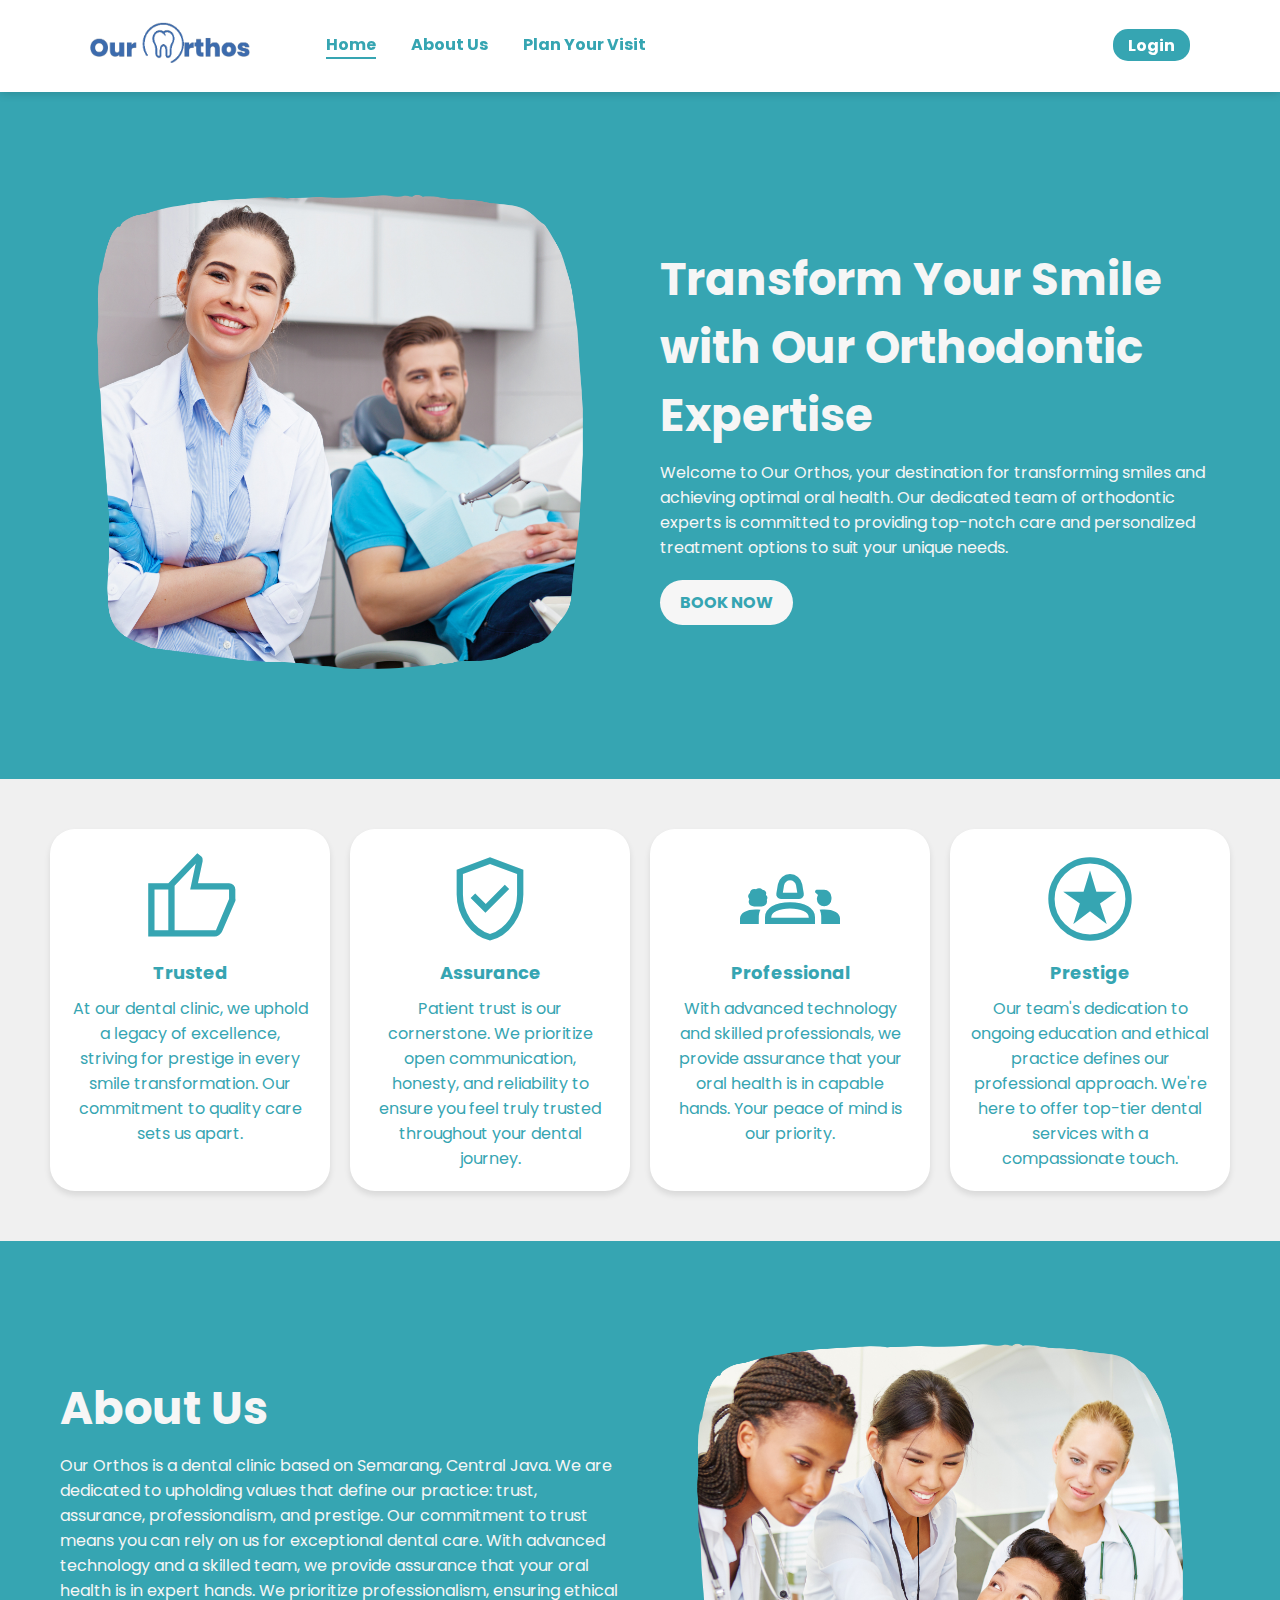
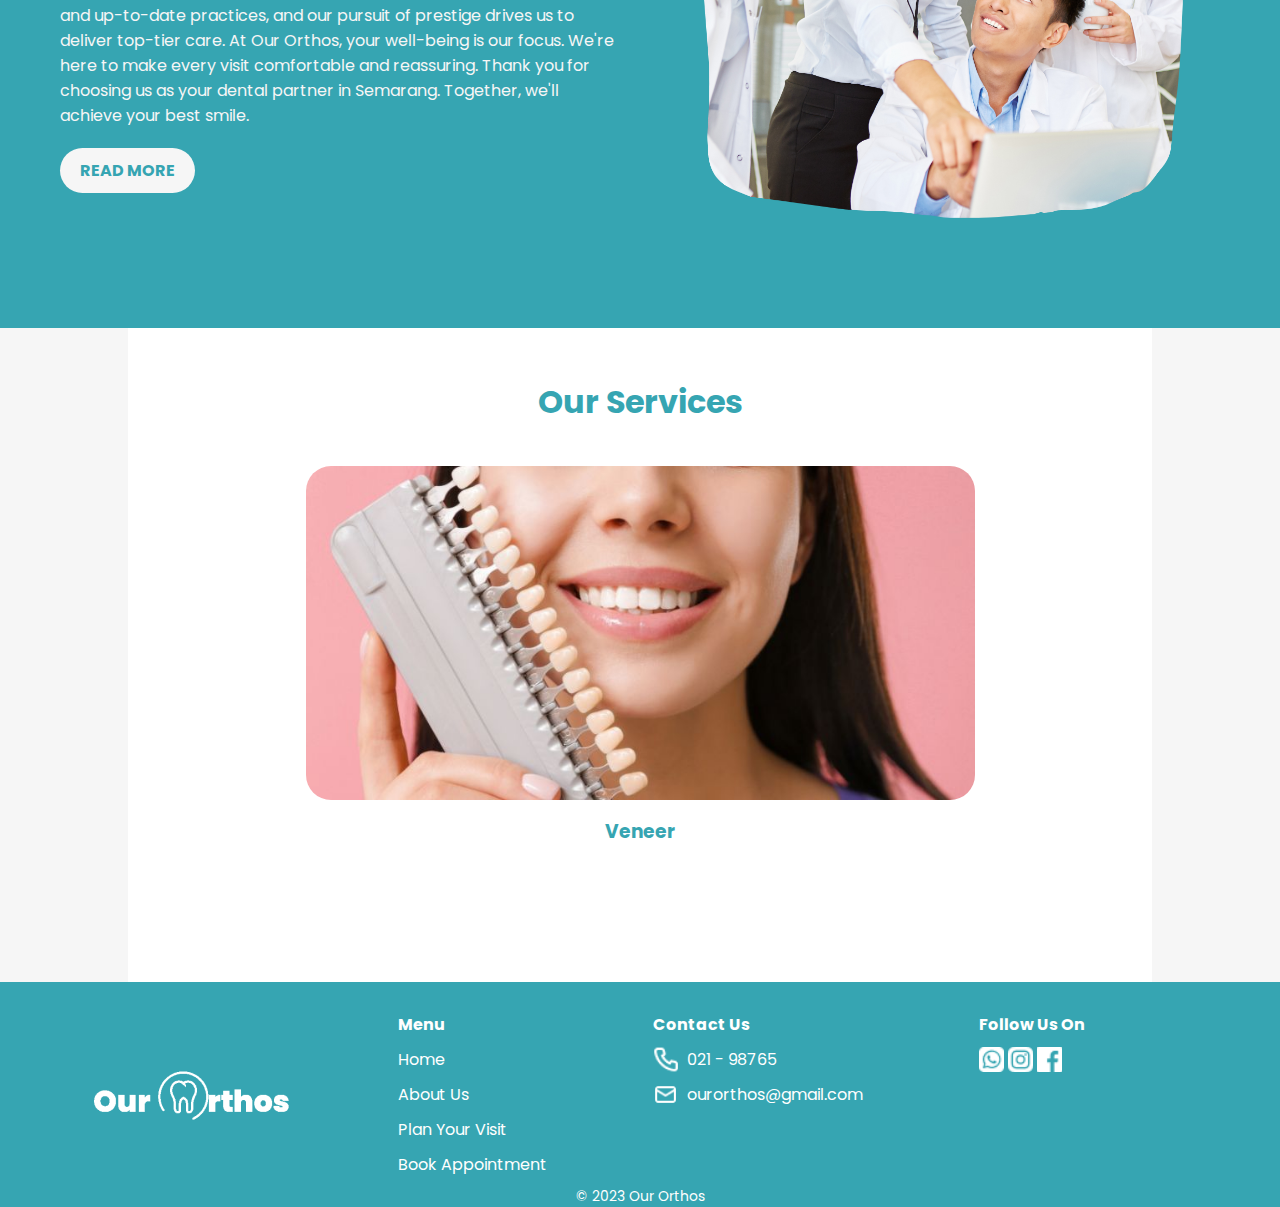
<file: index.html>
<!DOCTYPE html>
<html lang="en">
  <head>
    <meta charset="UTF-8" />
    <meta name="viewport" content="width=device-width, initial-scale=1.0" />
    <!-- <link rel="stylesheet" href="css/style-erna.css" /> -->
    <link rel="stylesheet" href="./css/main.css" />

    <!-- Google Fonts -->
    <link rel="preconnect" href="https://fonts.googleapis.com" />
    <link rel="preconnect" href="https://fonts.gstatic.com" crossorigin />
    <link
      href="https://fonts.googleapis.com/css2?family=Poppins:wght@100;300;400;700&display=swap"
      rel="stylesheet"
    />

    <link
      rel="stylesheet"
      href="https://fonts.googleapis.com/css2?family=Material+Symbols+Outlined:opsz,wght,FILL,GRAD@20..48,100..700,0..1,-50..200"
    />

    <link
      href="https://fonts.googleapis.com/css?family=Poppins"
      rel="stylesheet"
    />
    <title>Our Orthos</title>
  </head>
  <body>
    <!-- Navbar -->
    <nav class="navbar">
      <div class="navbar-logo">
        <a href="index.html"><img src="./assets/img/logo.svg" alt="" /></a>
      </div>
      <div id="dropdown" data-visible="false" class="navbar-nav">
        <div class="navbar-middle">
          <a href="index.html" class="active">Home</a>
          <a href="about.html">About Us</a>
          <a href="plan-your-visit.html">Plan Your Visit</a>
          <!-- <a href="profile-page.html">Book Appointment</a> -->
        </div>
        <div class="navbar-login">
          <a href="login.html" class="login">Login</a>
        </div>
      </div>
      <div class="navbar-right">
        <a aria-controls="dropdown" aria-expanded="false" class="menu">
          <img class="menu-img" src="assets/svg/menu.svg" alt="" />
        </a>
      </div>
      <div data-visible="false" class="overlay"></div>
    </nav>
    <!-- Navbar End -->

    <!-- start section of hero -->
    <section class="erna-hero-section">
      <div class="column">
        <img src="assets/img/Hero.png" alt="Hero Image" />
      </div>
      <div class="column">
        <h1>Transform Your Smile with Our Orthodontic Expertise</h1>
        <p>
          Welcome to Our Orthos, your destination for transforming smiles and
          achieving optimal oral health. Our dedicated team of orthodontic
          experts is committed to providing top-notch care and personalized
          treatment options to suit your unique needs.
        </p>
        <a href="plan-your-visit.html">BOOK NOW</a>
      </div>
    </section>
    <!-- end section of hero -->

    <!-- start section of value -->
    <section class="erna-four-column-section">
      <div class="column">
        <div class="icon">
          <span class="material-symbols-outlined" style="color: #36a5b2">
            thumb_up
          </span>
        </div>
        <h2>Trusted</h2>
        <p>
          At our dental clinic, we uphold a legacy of excellence, striving for
          prestige in every smile transformation. Our commitment to quality care
          sets us apart.
        </p>
      </div>
      <div class="column">
        <div class="icon">
          <span class="material-symbols-outlined" style="color: #36a5b2">
            verified_user
          </span>
        </div>
        <h2>Assurance</h2>
        <p>
          Patient trust is our cornerstone. We prioritize open communication,
          honesty, and reliability to ensure you feel truly trusted throughout
          your dental journey.
        </p>
      </div>
      <div class="column">
        <div class="icon">
          <span class="material-symbols-outlined" style="color: #36a5b2">
            groups_2
          </span>
        </div>
        <h2>Professional</h2>
        <p>
          With advanced technology and skilled professionals, we provide
          assurance that your oral health is in capable hands. Your peace of
          mind is our priority.
        </p>
      </div>
      <div class="column">
        <div class="icon">
          <span class="material-symbols-outlined" style="color: #36a5b2">
            stars
          </span>
        </div>
        <h2>Prestige</h2>
        <p>
          Our team's dedication to ongoing education and ethical practice
          defines our professional approach. We're here to offer top-tier dental
          services with a compassionate touch.
        </p>
      </div>
    </section>
    <!-- end section of value -->

    <!-- start section of about us-->
    <section class="erna-hero-section">
      <div class="column">
        <h1>About Us</h1>
        <p>
          Our Orthos is a dental clinic based on Semarang, Central Java. We are
          dedicated to upholding values that define our practice: trust,
          assurance, professionalism, and prestige. Our commitment to trust
          means you can rely on us for exceptional dental care. With advanced
          technology and a skilled team, we provide assurance that your oral
          health is in expert hands. We prioritize professionalism, ensuring
          ethical and up-to-date practices, and our pursuit of prestige drives
          us to deliver top-tier care. At Our Orthos, your well-being is our
          focus. We're here to make every visit comfortable and reassuring.
          Thank you for choosing us as your dental partner in Semarang.
          Together, we'll achieve your best smile.
        </p>
        <a href="about.html">READ MORE</a>
      </div>
      <div class="column">
        <img src="assets/img/About-Us.png" alt="Hero Image" />
      </div>
    </section>
    <!-- end section of about us -->

    <!-- start of services -->
    <div class="erna-carousel-container">
      <h1>Our Services</h1>
      <div class="carousel">
        <div class="service">
          <img src="assets/img/service1.jpg" alt="Service 1" />
          <h3>Veneer</h3>
        </div>
        <div class="service">
          <img src="assets/img/service2.jpg" alt="Service 2" />
          <h3>Braces</h3>
        </div>
        <div class="service">
          <img src="assets/img/service3.jpg" alt="Service 3" />
          <h3>Scaling</h3>
        </div>
        <div class="service">
          <img src="assets/img/service4.jpg" alt="Service 4" />
          <h3>Dentures</h3>
        </div>
        <div class="service">
          <img src="assets/img/service5.jpg" alt="Service 5" />
          <h3>Consultate More</h3>
        </div>
      </div>
    </div>
    <!-- end of services -->

    <!-- start of footer -->
    <footer class="footer">
      <div class="footer-logo">
        <a href="">
          <img src="assets/svg/logo-white.svg" alt="Our Orthos Logo" />
        </a>
      </div>
      <div class="footer-link">
        <p class="footer-title">Menu</p>
        <ul>
          <li>
            <a href="">Home</a>
          </li>
          <li>
            <a href="">About Us</a>
          </li>
          <li>
            <a href="">Plan Your Visit</a>
          </li>
          <li>
            <a href="">Book Appointment</a>
          </li>
        </ul>
      </div>
      <div class="contact-us">
        <p class="footer-title">Contact Us</p>
        <div class="phone">
          <img src="assets/svg/phone.svg" alt="Phone Icon" />
          <p>021 - 98765</p>
        </div>
        <div class="email">
          <img src="assets/svg/message.svg" alt="Message Icon" />
          <p>ourorthos@gmail.com</p>
        </div>
      </div>
      <div class="follow">
        <p class="footer-title">Follow Us On</p>
        <div class="sosmed-icon">
          <a href="whatsapp.com">
            <img src="assets/svg/whatsapp.svg" alt="Whatsapp Icon" />
          </a>
          <a href="instagram.com">
            <img src="assets/svg/instagram.svg" alt="Instagram Icon" />
          </a>
          <a href="facebook.com">
            <img src="assets/svg/facebook.svg" alt="Facebook Icon" />
          </a>
        </div>
      </div>
      <div class="copyright">
        <p>© 2023 Our Orthos</p>
      </div>
    </footer>

    <script src="./js/main.js"></script>
  </body>
</html>
</file>
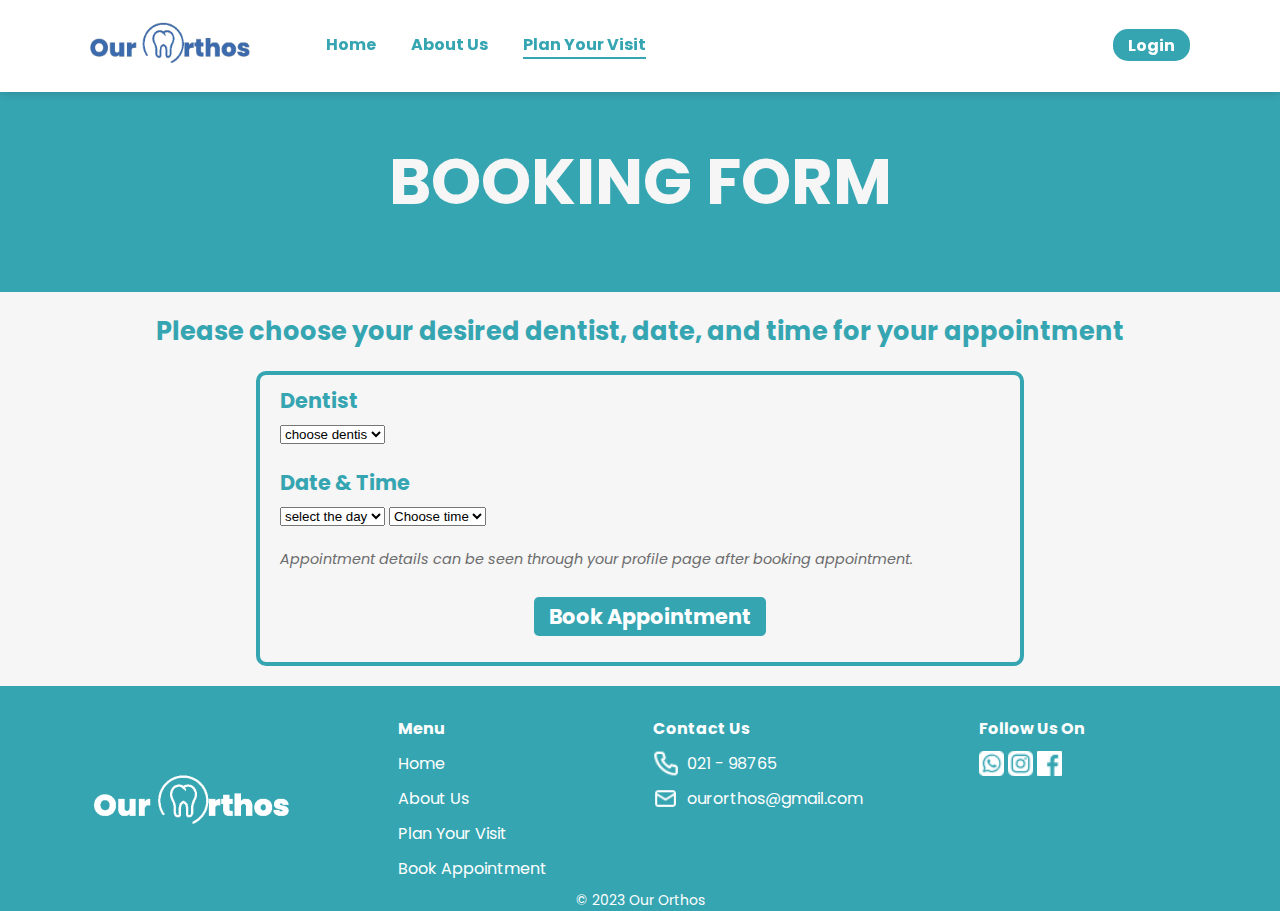
<file: BookingForm.html>
<!DOCTYPE html>
<html lang="en">
  <head>
    <meta charset="UTF-8" />
    <meta name="viewport" content="width=device-width, initial-scale=1.0" />
    <title>Booking Form</title>

    <!-- Google Fonts -->
    <link rel="preconnect" href="https://fonts.googleapis.com" />
    <link rel="preconnect" href="https://fonts.gstatic.com" crossorigin />
    <link
      href="https://fonts.googleapis.com/css2?family=Poppins:wght@100;300;400;700&display=swap"
      rel="stylesheet"
    />

    <!-- Google Icon -->
    <!-- <link
          rel="stylesheet"
          href="https://fonts.googleapis.com/css2?family=Material+Symbols+Outlined:opsz,wght,FILL,GRAD@24,400,0,0"
        /> -->

    <!-- CSS -->
    <link rel="stylesheet" href="./css/main.css" />
  </head>

  <body>
    <!-- Navbar -->
    <nav class="navbar">
      <div class="navbar-logo">
        <a href="index.html"><img src="./assets/img/logo.svg" alt="" /></a>
      </div>
      <div id="dropdown" data-visible="false" class="navbar-nav">
        <div class="navbar-middle">
          <a href="index.html">Home</a>
          <a href="about.html">About Us</a>
          <a href="plan-your-visit.html" class="active">Plan Your Visit</a>
          <!-- <a href="profile-page.html">Book Appointment</a> -->
        </div>
        <div class="navbar-login">
          <a href="login.html" class="login">Login</a>
        </div>
      </div>
      <div class="navbar-right">
        <a aria-controls="dropdown" aria-expanded="false" class="menu">
          <img class="menu-img" src="assets/svg/menu.svg" alt="" />
        </a>
      </div>
      <div data-visible="false" class="overlay"></div>
    </nav>
    <!-- Navbar End -->

    <!-- Header/Hero -->
    <div class="Rectangle-5">
      <h1>BOOKING FORM</h1>
    </div>
    <div class="Rectangle-6">
      <p>
        Please choose your desired dentist, date, and time for your appointment
      </p>
    </div>
    <!-- End of Hero -->

    <!-- Book Form -->

    <div class="book-form">
      <form action="">
        <div class="divlabel-1">
          <label for="choosedentis">Dentist</label><br />
          <select name="choosedentis" id="choosedentis">
            <option value="0">choose dentis</option>
            <option value="dokter1">dokter 1</option>
            <option value="dokter2">dokter 2</option>
            <option value="dokter3">dokter 3</option>
          </select>
        </div>
        <div class="divlabel-2">
          <label for="date">Date & Time</label><br />
          <select name="date" id="date">
            <option value="0">select the day</option>
            <option value="selasa">Senin</option>
            <option value="selasa">Selasa</option>
            <option value="rabu">Rabu</option>
          </select>
          <select name="time" id="time">
            <option value="0">Choose time</option>
            <option value="10.00">10.00</option>
            <option value="11.00">11.00</option>
            <option value="12.00">12.00</option>
          </select>
        </div>
        <p>
          Appointment details can be seen through your profile page after
          booking appointment.
        </p>
        <br />
        <div class="book-2">
          <a href="profile-page.html">Book Appointment</a>
        </div>
      </form>
    </div>

    <!-- Footer -->
    <footer class="footer">
      <div class="footer-logo">
        <a href="">
          <img src="./assets/img/logo-white.svg" alt="Our Orthos Logo" />
        </a>
      </div>
      <div class="footer-link">
        <p class="footer-title">Menu</p>
        <ul>
          <li>
            <a href="">Home</a>
          </li>
          <li>
            <a href="">About Us</a>
          </li>
          <li>
            <a href="">Plan Your Visit</a>
          </li>
          <li>
            <a href="">Book Appointment</a>
          </li>
        </ul>
      </div>
      <div class="contact-us">
        <p class="footer-title">Contact Us</p>
        <div class="phone">
          <img src="./assets/svg/phone.svg" alt="Phone Icon" />
          <p>021 - 98765</p>
        </div>
        <div class="email">
          <img src="./assets/img/message.svg" alt="Message Icon" />
          <p>ourorthos@gmail.com</p>
        </div>
      </div>
      <div class="follow">
        <p class="footer-title">Follow Us On</p>
        <div class="sosmed-icon">
          <a href="whatsapp.com">
            <img src="./assets/img/whatsapp.svg" alt="Whatsapp Icon" />
          </a>
          <a href="instagram.com">
            <img src="./assets/img/instagram.svg" alt="Instagram Icon" />
          </a>
          <a href="facebook.com">
            <img src="./assets/img/facebook.svg" alt="Facebook Icon" />
          </a>
        </div>
      </div>
      <div class="copyright">
        <p>© 2023 Our Orthos</p>
      </div>
    </footer>
    <script src="./js/main.js"></script>
  </body>
</html>
</file>
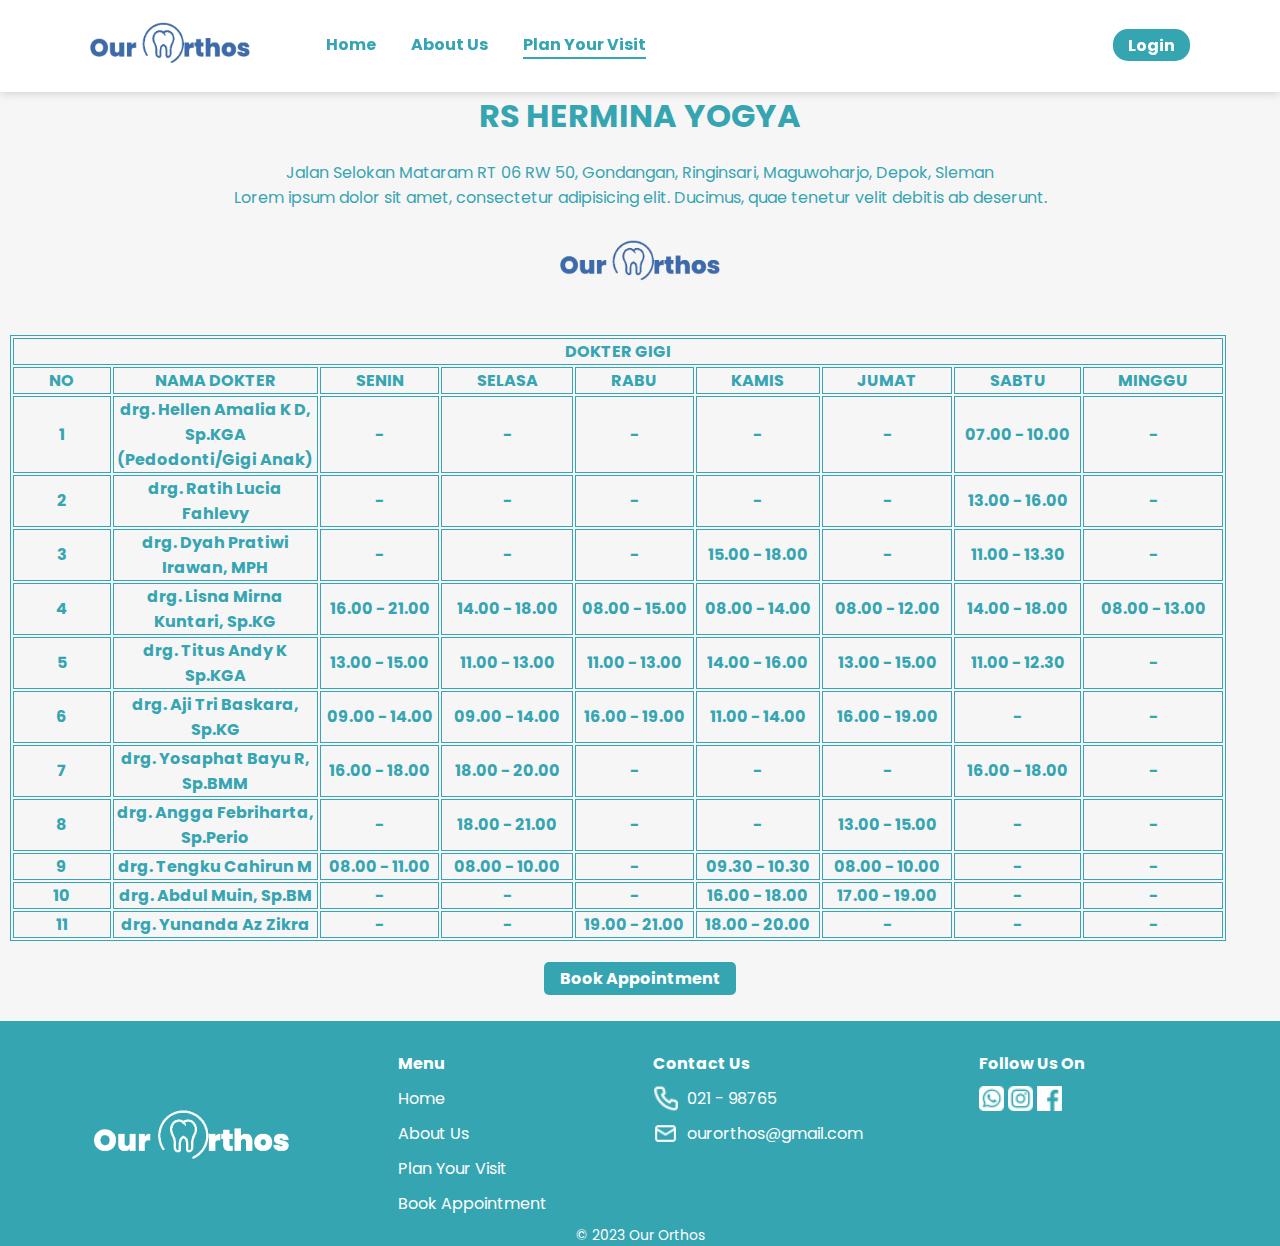
<file: list-doctor.html>
<!DOCTYPE html>
<html lang="en">
  <head>
    <meta charset="UTF-8" />
    <meta name="viewport" content="width=device-width, initial-scale=1.0" />
    <title>Plan Your Visit</title>

    <!-- Google Fonts -->
    <link rel="preconnect" href="https://fonts.googleapis.com" />
    <link rel="preconnect" href="https://fonts.gstatic.com" crossorigin />
    <link
      href="https://fonts.googleapis.com/css2?family=Poppins:wght@100;300;400;700&display=swap"
      rel="stylesheet"
    />

    <!-- Google Icon -->
    <!-- <link
          rel="stylesheet"
          href="https://fonts.googleapis.com/css2?family=Material+Symbols+Outlined:opsz,wght,FILL,GRAD@24,400,0,0"
        /> -->

    <!-- CSS -->
    <link rel="stylesheet" href="./css/main.css" />
  </head>

  <body>
    <!-- Navbar -->
    <nav class="navbar">
      <div class="navbar-logo">
        <a href="index.html"><img src="./assets/img/logo.svg" alt="" /></a>
      </div>
      <div id="dropdown" data-visible="false" class="navbar-nav">
        <div class="navbar-middle">
          <a href="index.html">Home</a>
          <a href="about.html">About Us</a>
          <a href="plan-your-visit.html" class="active">Plan Your Visit</a>
          <!-- <a href="profile page.html">Book Appointment</a> -->
        </div>
        <div class="navbar-login">
          <a href="login.html" class="login">Login</a>
        </div>
      </div>
      <div class="navbar-right">
        <a aria-controls="dropdown" aria-expanded="false" class="menu">
          <img class="menu-img" src="assets/svg/menu.svg" alt="" />
        </a>
      </div>
      <div data-visible="false" class="overlay"></div>
    </nav>
    <!-- Navbar End -->

    <!-- header -->
    <div class="container-header">
      <div class="profile-info">
        <h1>RS HERMINA YOGYA</h1>
        <p>
          Jalan Selokan Mataram RT 06 RW 50, Gondangan, Ringinsari, Maguwoharjo,
          Depok, Sleman
        </p>
        <p>
          Lorem ipsum dolor sit amet, consectetur adipisicing elit. Ducimus,
          quae tenetur velit debitis ab deserunt.
        </p>
      </div>
      <img src="./assets/svg/logo.svg" alt="" />
    </div>

    <div class="tabel-jadwal">
      <table>
        <tr>
          <th colspan="9">DOKTER GIGI</th>
        </tr>
        <tr>
          <th>NO</th>
          <th>NAMA DOKTER</th>
          <th>SENIN</th>
          <th>SELASA</th>
          <th>RABU</th>
          <th>KAMIS</th>
          <th>JUMAT</th>
          <th>SABTU</th>
          <th>MINGGU</th>
        </tr>
        <tr>
          <th>1</th>
          <th>drg. Hellen Amalia K D, Sp.KGA (Pedodonti/Gigi Anak)</th>
          <th>-</th>
          <th>-</th>
          <th>-</th>
          <th>-</th>
          <th>-</th>
          <th>07.00 - 10.00</th>
          <th>-</th>
        </tr>
        <tr>
          <th>2</th>
          <th>drg. Ratih Lucia Fahlevy</th>
          <th>-</th>
          <th>-</th>
          <th>-</th>
          <th>-</th>
          <th>-</th>
          <th>13.00 - 16.00</th>
          <th>-</th>
        </tr>
        <tr>
          <th>3</th>
          <th>drg. Dyah Pratiwi Irawan, MPH</th>
          <th>-</th>
          <th>-</th>
          <th>-</th>
          <th>15.00 - 18.00</th>
          <th>-</th>
          <th>11.00 - 13.30</th>
          <th>-</th>
        </tr>
        <tr>
          <th>4</th>
          <th>drg. Lisna Mirna Kuntari, Sp.KG</th>
          <th>16.00 - 21.00</th>
          <th>14.00 - 18.00</th>
          <th>08.00 - 15.00</th>
          <th>08.00 - 14.00</th>
          <th>08.00 - 12.00</th>
          <th>14.00 - 18.00</th>
          <th>08.00 - 13.00</th>
        </tr>
        <tr>
          <th>5</th>
          <th>drg. Titus Andy K Sp.KGA</th>
          <th>13.00 - 15.00</th>
          <th>11.00 - 13.00</th>
          <th>11.00 - 13.00</th>
          <th>14.00 - 16.00</th>
          <th>13.00 - 15.00</th>
          <th>11.00 - 12.30</th>
          <th>-</th>
        </tr>
        <tr>
          <th>6</th>
          <th>drg. Aji Tri Baskara, Sp.KG</th>
          <th>09.00 - 14.00</th>
          <th>09.00 - 14.00</th>
          <th>16.00 - 19.00</th>
          <th>11.00 - 14.00</th>
          <th>16.00 - 19.00</th>
          <th>-</th>
          <th>-</th>
        </tr>
        <tr>
          <th>7</th>
          <th>drg. Yosaphat Bayu R, Sp.BMM</th>
          <th>16.00 - 18.00</th>
          <th>18.00 - 20.00</th>
          <th>-</th>
          <th>-</th>
          <th>-</th>
          <th>16.00 - 18.00</th>
          <th>-</th>
        </tr>
        <tr>
          <th>8</th>
          <th>drg. Angga Febriharta, Sp.Perio</th>
          <th>-</th>
          <th>18.00 - 21.00</th>
          <th>-</th>
          <th>-</th>
          <th>13.00 - 15.00</th>
          <th>-</th>
          <th>-</th>
        </tr>
        <tr>
          <th>9</th>
          <th>drg. Tengku Cahirun M</th>
          <th>08.00 - 11.00</th>
          <th>08.00 - 10.00</th>
          <th>-</th>
          <th>09.30 - 10.30</th>
          <th>08.00 - 10.00</th>
          <th>-</th>
          <th>-</th>
        </tr>
        <tr>
          <th>10</th>
          <th>drg. Abdul Muin, Sp.BM</th>
          <th>-</th>
          <th>-</th>
          <th>-</th>
          <th>16.00 - 18.00</th>
          <th>17.00 - 19.00</th>
          <th>-</th>
          <th>-</th>
        </tr>
        <tr>
          <th>11</th>
          <th>drg. Yunanda Az Zikra</th>
          <th>-</th>
          <th>-</th>
          <th>19.00 - 21.00</th>
          <th>18.00 - 20.00</th>
          <th>-</th>
          <th>-</th>
          <th>-</th>
        </tr>
      </table>
    </div>

    <div class="book-2">
      <a href="BookingForm.html">Book Appointment</a>
    </div>

    <!-- Footer -->
    <!-- start of footer -->
    <footer class="footer">
      <div class="footer-logo">
        <a href="">
          <img src="assets/svg/logo-white.svg" alt="Our Orthos Logo" />
        </a>
      </div>
      <div class="footer-link">
        <p class="footer-title">Menu</p>
        <ul>
          <li>
            <a href="">Home</a>
          </li>
          <li>
            <a href="">About Us</a>
          </li>
          <li>
            <a href="">Plan Your Visit</a>
          </li>
          <li>
            <a href="">Book Appointment</a>
          </li>
        </ul>
      </div>
      <div class="contact-us">
        <p class="footer-title">Contact Us</p>
        <div class="phone">
          <img src="assets/svg/phone.svg" alt="Phone Icon" />
          <p>021 - 98765</p>
        </div>
        <div class="email">
          <img src="assets/svg/message.svg" alt="Message Icon" />
          <p>ourorthos@gmail.com</p>
        </div>
      </div>
      <div class="follow">
        <p class="footer-title">Follow Us On</p>
        <div class="sosmed-icon">
          <a href="whatsapp.com">
            <img src="assets/svg/whatsapp.svg" alt="Whatsapp Icon" />
          </a>
          <a href="instagram.com">
            <img src="assets/svg/instagram.svg" alt="Instagram Icon" />
          </a>
          <a href="facebook.com">
            <img src="assets/svg/facebook.svg" alt="Facebook Icon" />
          </a>
        </div>
      </div>
      <div class="copyright">
        <p>© 2023 Our Orthos</p>
      </div>
    </footer>
    <script src="./js/main.js"></script>

    <!-- Footer End -->
  </body>
</html>
</file>
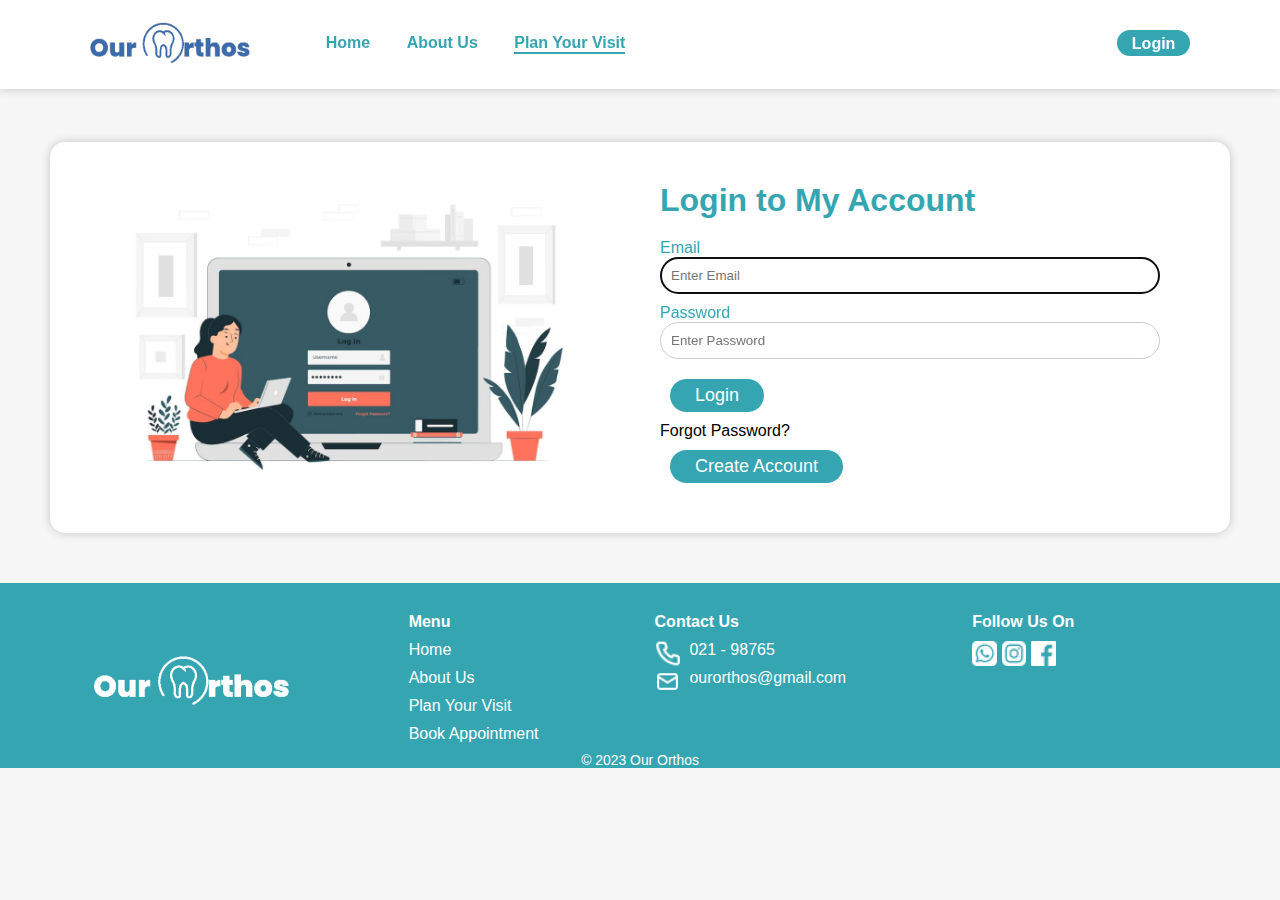
<file: login.html>
<!DOCTYPE html>
<html lang="en">
  <head>
    <meta charset="UTF-8" />
    <meta name="viewport" content="width=device-width, initial-scale=1.0" />
    <title>Login</title>
    <link rel="stylesheet" href="./css/main.css" />
  </head>
  <body>
    <!-- Navbar -->
    <nav class="navbar">
      <div class="navbar-logo">
        <a href="index.html"><img src="./assets/img/logo.svg" alt="" /></a>
      </div>
      <div id="dropdown" data-visible="false" class="navbar-nav">
        <div class="navbar-middle">
          <a href="index.html">Home</a>
          <a href="about.html">About Us</a>
          <a href="plan-your-visit.html" class="active">Plan Your Visit</a>
          <!-- <a href="profile-page.html">Book Appointment</a> -->
        </div>
        <div class="navbar-login">
          <a href="login.html" class="login">Login</a>
        </div>
      </div>
      <div class="navbar-right">
        <a aria-controls="dropdown" aria-expanded="false" class="menu">
          <img class="menu-img" src="assets/svg/menu.svg" alt="" />
        </a>
      </div>
      <div data-visible="false" class="overlay"></div>
    </nav>
    <!-- Navbar End -->

    <!-- Konten Start -->
    <div class="login-main">
      <div class="konten">
        <img src="./assets/img/login.png" />
      </div>
      <div class="konten">
        <h1>Login to My Account</h1>
        <form action="#" method="post" class="loginForm" autocomplete="off">
          <div class="form-group">
            <label for="email" id="form-email">Email</label>
            <input
              type="email"
              id="form-email"
              name="email"
              placeholder="Enter Email"
              required
              autofocus
            />
            <label for="password" id="form-password">Password</label>
            <input
              type="password"
              id="form-password"
              name="password"
              placeholder="Enter Password"
              required
              autofocus
            />
          </div>
          <button type="submit">Login</button>
          <a href="#">
            <legend id="forgot-pass">Forgot Password?</legend>
          </a>
          <button type="submit" id="submit-btn" name="submit">
            <a href="register.html">Create Account</a>
          </button>
        </form>
        <p id="login-message" class="error-message"></p>
      </div>
    </div>

    <!-- start of footer -->
    <footer class="footer">
      <div class="footer-logo">
        <a href="">
          <img src="assets/svg/logo-white.svg" alt="Our Orthos Logo" />
        </a>
      </div>
      <div class="footer-link">
        <p class="footer-title">Menu</p>
        <ul>
          <li>
            <a href="">Home</a>
          </li>
          <li>
            <a href="">About Us</a>
          </li>
          <li>
            <a href="">Plan Your Visit</a>
          </li>
          <li>
            <a href="">Book Appointment</a>
          </li>
        </ul>
      </div>
      <div class="contact-us">
        <p class="footer-title">Contact Us</p>
        <div class="phone">
          <img src="assets/svg/phone.svg" alt="Phone Icon" />
          <p>021 - 98765</p>
        </div>
        <div class="email">
          <img src="assets/svg/message.svg" alt="Message Icon" />
          <p>ourorthos@gmail.com</p>
        </div>
      </div>
      <div class="follow">
        <p class="footer-title">Follow Us On</p>
        <div class="sosmed-icon">
          <a href="whatsapp.com">
            <img src="assets/svg/whatsapp.svg" alt="Whatsapp Icon" />
          </a>
          <a href="instagram.com">
            <img src="assets/svg/instagram.svg" alt="Instagram Icon" />
          </a>
          <a href="facebook.com">
            <img src="assets/svg/facebook.svg" alt="Facebook Icon" />
          </a>
        </div>
      </div>
      <div class="copyright">
        <p>© 2023 Our Orthos</p>
      </div>
    </footer>

    <!-- Script -->
    <script src="./js/main.js"></script>
  </body>
</html>
</file>
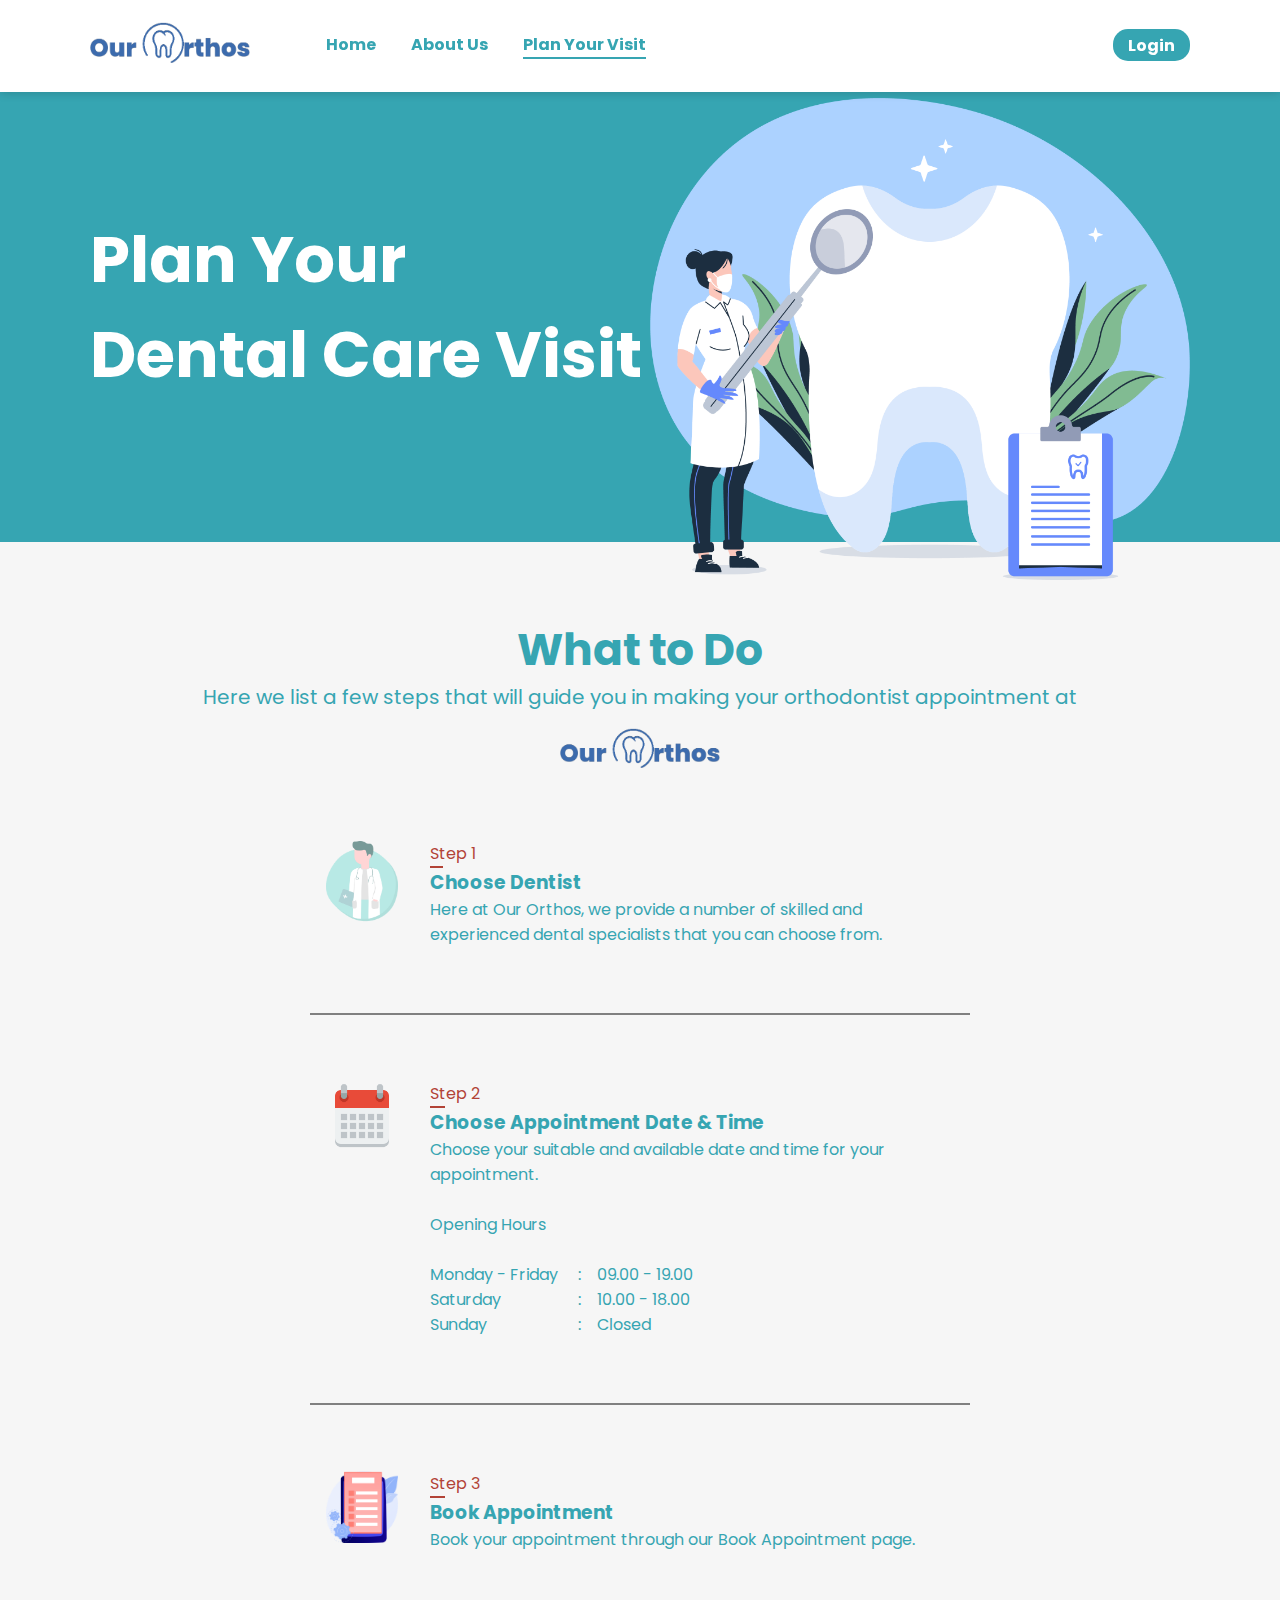
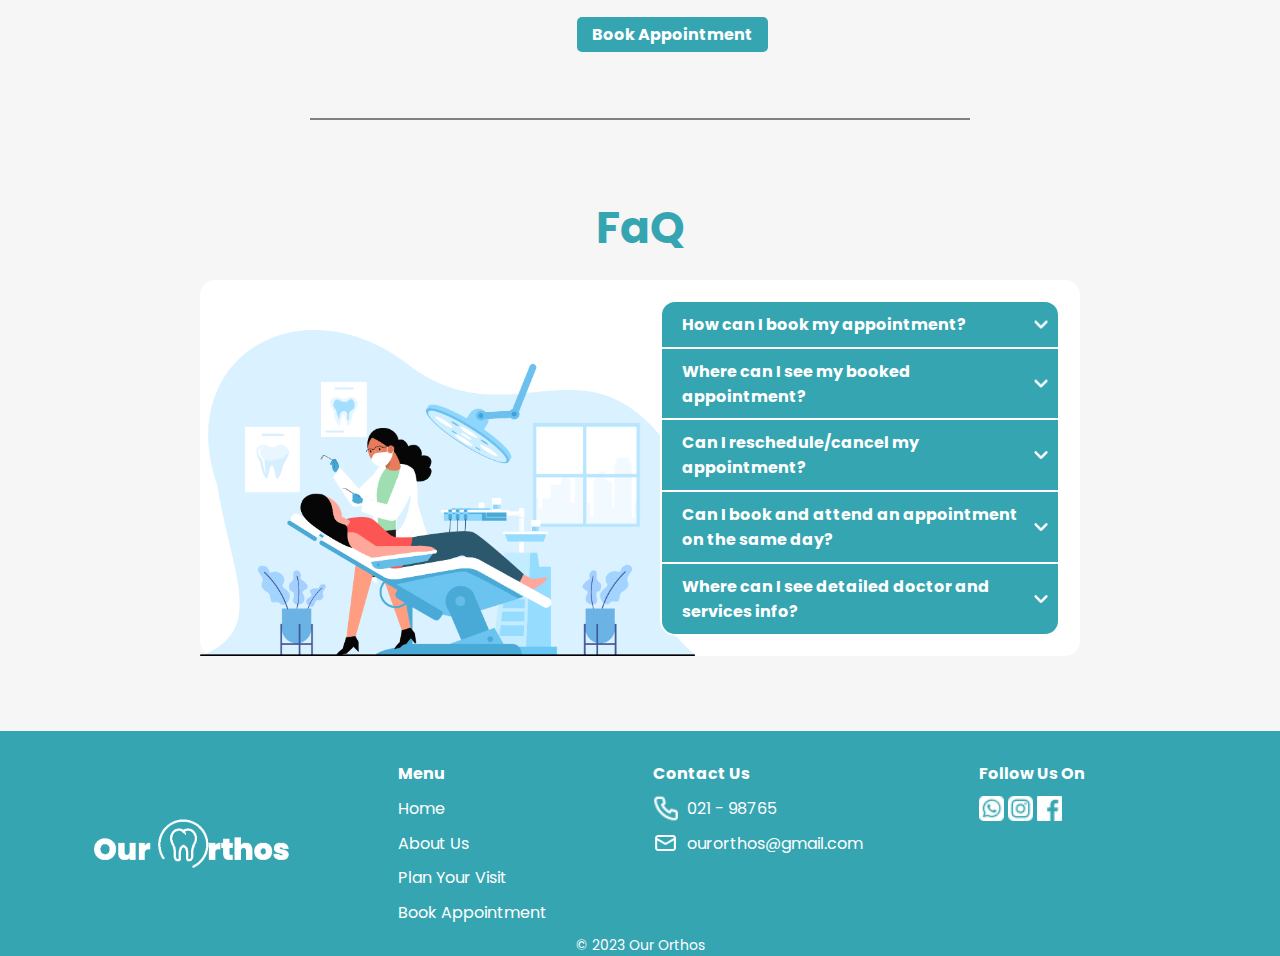
<file: plan-your-visit.html>
<!DOCTYPE html>
<html lang="en">
  <head>
    <meta charset="UTF-8" />
    <meta name="viewport" content="width=device-width, initial-scale=1.0" />
    <title>Plan Your Visit</title>

    <!-- Google Fonts -->
    <link rel="preconnect" href="https://fonts.googleapis.com" />
    <link rel="preconnect" href="https://fonts.gstatic.com" crossorigin />
    <link
      href="https://fonts.googleapis.com/css2?family=Poppins:wght@100;300;400;700&display=swap"
      rel="stylesheet"
    />

    <!-- CSS -->
    <link rel="stylesheet" href="./css/main.css" />
  </head>
  <body>
    <!-- Navbar -->
    <nav class="navbar">
      <div class="navbar-logo">
        <a href="index.html"><img src="./assets/img/logo.svg" alt="" /></a>
      </div>
      <div id="dropdown" data-visible="false" class="navbar-nav">
        <div class="navbar-middle">
          <a href="index.html">Home</a>
          <a href="about.html">About Us</a>
          <a href="plan-your-visit.html" class="active">Plan Your Visit</a>
          <!-- <a href="profile page.html">Book Appointment</a> -->
        </div>
        <div class="navbar-login">
          <a href="login.html" class="login">Login</a>
        </div>
      </div>
      <div class="navbar-right">
        <a aria-controls="dropdown" aria-expanded="false" class="menu">
          <img class="menu-img" src="assets/svg/menu.svg" alt="" />
        </a>
      </div>
      <div data-visible="false" class="overlay"></div>
    </nav>
    <!-- Navbar End -->

    <!-- Hero -->
    <section class="hero">
      <h1>
        Plan Your <br />
        Dental Care Visit
      </h1>
      <img
        src="./assets/img/plan-your-visit.svg"
        alt="Dental Check Illustration"
      />
    </section>
    <!-- Hero End -->

    <!-- What to Do -->
    <section class="what-to-do">
      <div class="title">
        <h2>What to Do</h2>
        <h3>
          Here we list a few steps that will guide you in making your
          orthodontist appointment at
        </h3>
        <img src="./assets/img/logo.svg" alt="Our Orthos Logo" class="logo" />
      </div>

      <div class="steps">
        <div class="step">
          <div class="step-image">
            <img src="./assets/img/doctor.svg" alt="Dentist Illustration" />
          </div>
          <div class="step-container">
            <div class="step-title">
              <p>Step 1</p>
              <h3>Choose Dentist</h3>
            </div>
            <div class="step-content">
              <p>
                Here at Our Orthos, we provide a number of skilled and
                experienced dental specialists that you can choose from.
              </p>
            </div>
          </div>
        </div>
        <hr />

        <div class="step">
          <div class="step-image">
            <img src="./assets/img/datentime.svg" alt="Calender Illustration" />
          </div>
          <div class="step-container">
            <div class="step-title">
              <p>Step 2</p>
              <h3>Choose Appointment Date & Time</h3>
            </div>
            <div class="step-content">
              <p>
                Choose your suitable and available date and time for your
                appointment.
              </p>
            </div>
            <br />
            <p>Opening Hours</p>
            <br />
            <div class="schedule">
              <div class="weekday">
                <p class="end">Monday - Friday <span class="end">:</span></p>
                <span>09.00 - 19.00</span>
              </div>
              <div class="saturday">
                <p class="end">Saturday <span class="end">:</span></p>
                <span>10.00 - 18.00</span>
              </div>
              <div class="sunday">
                <p>Sunday <span class="end">:</span></p>
                <span>Closed</span>
              </div>
            </div>
          </div>
        </div>
        <hr />

        <div class="step">
          <div class="step-image">
            <img src="./assets/img/form.svg" alt="Form Illustration" />
          </div>
          <div class="step-container">
            <div class="step-title">
              <p>Step 3</p>
              <h3>Book Appointment</h3>
            </div>
            <div class="step-content">
              <p>Book your appointment through our Book Appointment page.</p>
            </div>
            <div class="book">
              <a href="list-doctor.html">Book Appointment</a>
            </div>
          </div>
        </div>
        <hr />
      </div>
    </section>
    <!-- What to Do End -->

    <!-- FaQ -->
    <section class="faq">
      <div class="title">
        <h2>FaQ</h2>
      </div>

      <div class="container">
        <div class="faq-image">
          <img
            src="./assets/img/plan-your-visit-2.svg"
            alt="Dental Appointment Illustration"
          />
        </div>
        <div class="accordion">
          <div class="accordion-tab">
            <div class="label">
              <p>How can I book my appointment?</p>
              <img src="./assets/img/down-arrow.svg" alt="" />
            </div>
            <div class="content">
              <p>
                You can book your appointment through our Book Appointment page
                by choosing the doctor and available date & time.
              </p>
            </div>
          </div>
          <hr />
          <div class="accordion-tab">
            <div class="label">
              <p>Where can I see my booked appointment?</p>
              <img src="./assets/img/down-arrow.svg" alt="" />
            </div>
            <div class="content">
              <p>You can see your booked appointment in your profile page.</p>
            </div>
          </div>
          <hr />
          <div class="accordion-tab">
            <div class="label">
              <p>Can I reschedule/cancel my appointment?</p>
              <img src="./assets/img/down-arrow.svg" alt="" />
            </div>
            <div class="content">
              <p>
                You can reschedule or cancel your appointment by contacting us
                at 021 - 98765 or by email at ourorthos@gmail.com.
              </p>
            </div>
          </div>
          <hr />
          <div class="accordion-tab">
            <div class="label">
              <p>Can I book and attend an appointment on the same day?</p>
              <img src="./assets/img/down-arrow.svg" alt="" />
            </div>
            <div class="content">
              <p>
                You can attend an appointment booked by a maximum of 1 hour
                before the appointment time on the same day.
              </p>
            </div>
          </div>
          <hr />
          <div class="accordion-tab">
            <div class="label">
              <p>Where can I see detailed doctor and services info?</p>
              <img src="./assets/img/down-arrow.svg" alt="" />
            </div>
            <div class="content">
              <p>
                You can see detailed doctor and services info through our Book
                Appointment page.
              </p>
            </div>
          </div>
        </div>
      </div>
    </section>
    <!-- FaQ End -->
    <footer class="footer">
      <div class="footer-logo">
        <a href="">
          <img src="./assets/img/logo-white.svg" alt="Our Orthos Logo" />
        </a>
      </div>
      <div class="footer-link">
        <p class="footer-title">Menu</p>
        <ul>
          <li>
            <a href="">Home</a>
          </li>
          <li>
            <a href="">About Us</a>
          </li>
          <li>
            <a href="">Plan Your Visit</a>
          </li>
          <li>
            <a href="">Book Appointment</a>
          </li>
        </ul>
      </div>
      <div class="contact-us">
        <p class="footer-title">Contact Us</p>
        <div class="phone">
          <img src="./assets/svg/phone.svg" alt="Phone Icon" />
          <p>021 - 98765</p>
        </div>
        <div class="email">
          <img src="./assets/img/message.svg" alt="Message Icon" />
          <p>ourorthos@gmail.com</p>
        </div>
      </div>
      <div class="follow">
        <p class="footer-title">Follow Us On</p>
        <div class="sosmed-icon">
          <a href="whatsapp.com">
            <img src="./assets/img/whatsapp.svg" alt="Whatsapp Icon" />
          </a>
          <a href="instagram.com">
            <img src="./assets/img/instagram.svg" alt="Instagram Icon" />
          </a>
          <a href="facebook.com">
            <img src="./assets/img/facebook.svg" alt="Facebook Icon" />
          </a>
        </div>
      </div>
      <div class="copyright">
        <p>© 2023 Our Orthos</p>
      </div>
    </footer>

    <!-- Javascript -->
    <script src="./js/main.js"></script>
  </body>
</html>
</file>
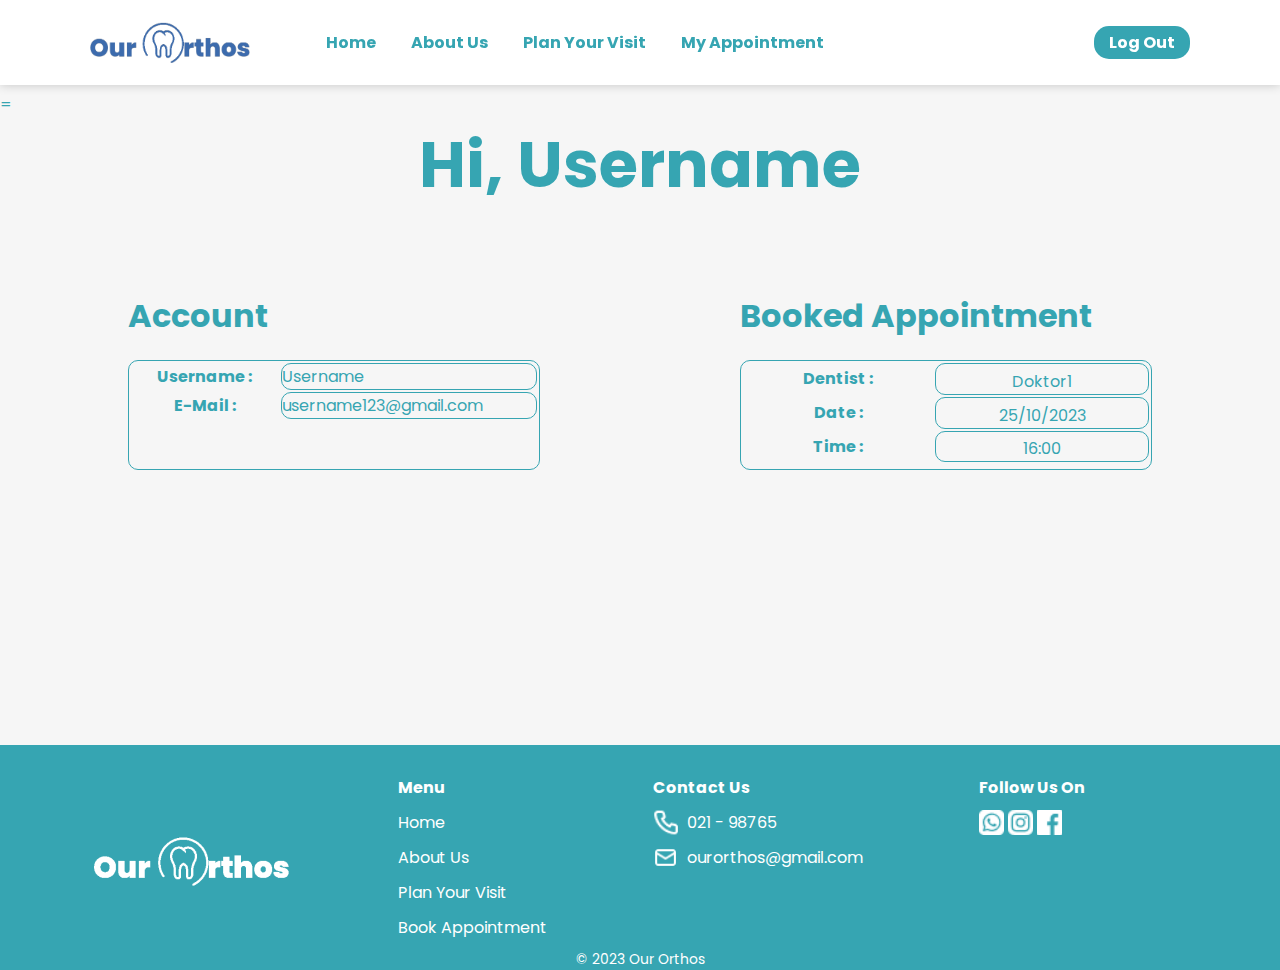
<file: profile-page.html>
=<!DOCTYPE html>
<html lang="en">
  <head>
    <meta charset="UTF-8" />
    <meta name="viewport" content="width=device-width, initial-scale=1.0" />
    <title>Profil Page</title>

    <!-- Google Fonts -->
    <link rel="preconnect" href="https://fonts.googleapis.com" />
    <link rel="preconnect" href="https://fonts.gstatic.com" crossorigin />
    <link
      href="https://fonts.googleapis.com/css2?family=Poppins:wght@100;300;400;700&display=swap"
      rel="stylesheet"
    />

    <!-- Google Icon -->
    <!-- <link
          rel="stylesheet"
          href="https://fonts.googleapis.com/css2?family=Material+Symbols+Outlined:opsz,wght,FILL,GRAD@24,400,0,0"
        /> -->

    <!-- CSS -->
    <link rel="stylesheet" href="./css/main.css" />
  </head>

  <body>
    <!-- Navbar -->
    <nav class="navbar">
      <div class="navbar-logo">
        <a href="index.html"><img src="./assets/img/logo.svg" alt="" /></a>
      </div>
      <div id="dropdown" data-visible="false" class="navbar-nav">
        <div class="navbar-middle">
          <a href="index.html">Home</a>
          <a href="about.html">About Us</a>
          <a href="plan-your-visit.html">Plan Your Visit</a>
          <a href="profile-page.html">My Appointment</a>
        </div>
        <!-- <div class="navbar-login">
          <a href="login.html" class="login">Login</a>
        </div> -->
        <div class="navbar-logout">
          <a href="index.html" class="login">Log Out</a>
        </div>
      </div>
      <div class="navbar-right">
        <a aria-controls="dropdown" aria-expanded="false" class="menu">
          <img class="menu-img" src="assets/svg/menu.svg" alt="" />
        </a>
      </div>
      <div data-visible="false" class="overlay"></div>
    </nav>
    <!-- Navbar End -->

    <!-- Profile page -->
    <section class="satusemua">
      <div class="header-username">
        <h1>Hi, Username</h1>
      </div>
      <div class="container-account-booked">
        <div class="account">
          <h1>Account</h1>
          <div class="container-account">
            <table class="tableprofle1">
              <tr class="tr-1">
                <th class="noborder">Username :</th>
                <td class="manualborder">Username</td>
              </tr>
              <tr>
                <th class="noborder">E-Mail :</th>
                <td class="manualborder">username123@gmail.com</td>
              </tr>
            </table>
          </div>
        </div>
        <div class="booked-app">
          <h1>Booked Appointment</h1>
          <div class="container-account">
            <table class="tableprofile">
              <tr class="tr-1">
                <th>Dentist :</th>
                <td>Doktor1</td>
              </tr>
              <tr>
                <th>Date :</th>
                <td>25/10/2023</td>
              </tr>
              <tr>
                <th>Time :</th>
                <td>16:00</td>
              </tr>
            </table>
          </div>
        </div>
      </div>
    </section>
    <br />

    <!-- End of Profi Page -->

    <!-- Footer -->
    <footer class="footer">
      <div class="footer-logo">
        <a href="">
          <img src="./assets/img/logo-white.svg" alt="Our Orthos Logo" />
        </a>
      </div>
      <div class="footer-link">
        <p class="footer-title">Menu</p>
        <ul>
          <li>
            <a href="">Home</a>
          </li>
          <li>
            <a href="">About Us</a>
          </li>
          <li>
            <a href="">Plan Your Visit</a>
          </li>
          <li>
            <a href="">Book Appointment</a>
          </li>
        </ul>
      </div>
      <div class="contact-us">
        <p class="footer-title">Contact Us</p>
        <div class="phone">
          <img src="./assets/svg/phone.svg" alt="Phone Icon" />
          <p>021 - 98765</p>
        </div>
        <div class="email">
          <img src="./assets/img/message.svg" alt="Message Icon" />
          <p>ourorthos@gmail.com</p>
        </div>
      </div>
      <div class="follow">
        <p class="footer-title">Follow Us On</p>
        <div class="sosmed-icon">
          <a href="whatsapp.com">
            <img src="./assets/img/whatsapp.svg" alt="Whatsapp Icon" />
          </a>
          <a href="instagram.com">
            <img src="./assets/img/instagram.svg" alt="Instagram Icon" />
          </a>
          <a href="facebook.com">
            <img src="./assets/img/facebook.svg" alt="Facebook Icon" />
          </a>
        </div>
      </div>
      <div class="copyright">
        <p>© 2023 Our Orthos</p>
      </div>
    </footer>
    <script src="./js/main.js"></script>
  </body>
</html>
</file>
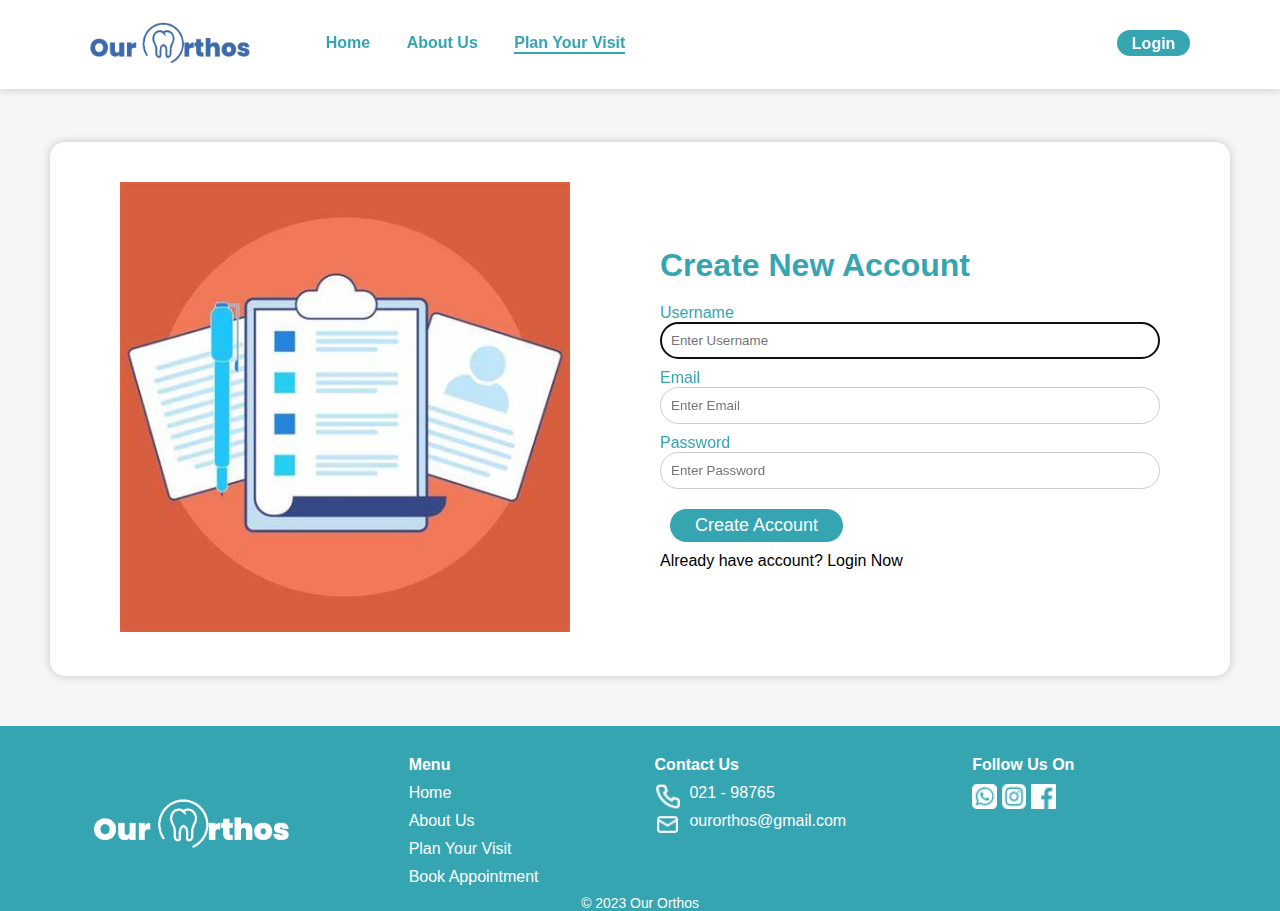
<file: register.html>
<!DOCTYPE html>
<html lang="en">
  <head>
    <meta charset="UTF-8" />
    <meta name="viewport" content="width=device-width, initial-scale=1.0" />
    <link rel="stylesheet" href="./css/main.css" />
    <title>Register</title>
  </head>
  <body>
    <!-- Navbar -->
    <nav class="navbar">
      <div class="navbar-logo">
        <a href="index.html"><img src="./assets/img/logo.svg" alt="" /></a>
      </div>
      <div id="dropdown" data-visible="false" class="navbar-nav">
        <div class="navbar-middle">
          <a href="index.html">Home</a>
          <a href="about.html">About Us</a>
          <a href="plan-your-visit.html" class="active">Plan Your Visit</a>
          <!-- <a href="profile-page.html">Book Appointment</a> -->
        </div>
        <div class="navbar-login">
          <a href="login.html" class="login">Login</a>
        </div>
      </div>
      <div class="navbar-right">
        <a aria-controls="dropdown" aria-expanded="false" class="menu">
          <img class="menu-img" src="assets/svg/menu.svg" alt="" />
        </a>
      </div>
      <div data-visible="false" class="overlay"></div>
    </nav>
    <!-- Navbar End -->

    <!-- Konten Start -->
    <div class="login-main">
      <div class="konten">
        <img src="./assets/img/regis.jpg" />
      </div>
      <div class="konten">
        <h1>Create New Account</h1>
        <form action="#" method="post" class="loginForm" autocomplete="off">
          <div class="form-group">
            <label for="username" id="form-username">Username</label>
            <input
              type="text"
              id="form-username"
              name="username"
              placeholder="Enter Username"
              required
              autofocus
            />
            <label for="email" id="form-email">Email</label>
            <input
              type="email"
              id="form-email"
              name="email"
              placeholder="Enter Email"
              required
              autofocus
            />
            <label for="password" id="form-password">Password</label>
            <input
              type="password"
              id="form-password"
              name="password"
              placeholder="Enter Password"
              required
              autofocus
            />
          </div>
          <button type="submit" id="submit-btn" name="submit">
            <a href="profile-page.html">Create Account</a>
          </button>
          <p>Already have account? <a href="login-new.html"> Login Now </a></p>
        </form>
        <p id="login-message" class="error-message"></p>
      </div>
    </div>

    <!-- start of footer -->
    <footer class="footer">
      <div class="footer-logo">
        <a href="">
          <img src="assets/svg/logo-white.svg" alt="Our Orthos Logo" />
        </a>
      </div>
      <div class="footer-link">
        <p class="footer-title">Menu</p>
        <ul>
          <li>
            <a href="">Home</a>
          </li>
          <li>
            <a href="">About Us</a>
          </li>
          <li>
            <a href="">Plan Your Visit</a>
          </li>
          <li>
            <a href="">Book Appointment</a>
          </li>
        </ul>
      </div>
      <div class="contact-us">
        <p class="footer-title">Contact Us</p>
        <div class="phone">
          <img src="assets/svg/phone.svg" alt="Phone Icon" />
          <p>021 - 98765</p>
        </div>
        <div class="email">
          <img src="assets/svg/message.svg" alt="Message Icon" />
          <p>ourorthos@gmail.com</p>
        </div>
      </div>
      <div class="follow">
        <p class="footer-title">Follow Us On</p>
        <div class="sosmed-icon">
          <a href="whatsapp.com">
            <img src="assets/svg/whatsapp.svg" alt="Whatsapp Icon" />
          </a>
          <a href="instagram.com">
            <img src="assets/svg/instagram.svg" alt="Instagram Icon" />
          </a>
          <a href="facebook.com">
            <img src="assets/svg/facebook.svg" alt="Facebook Icon" />
          </a>
        </div>
      </div>
      <div class="copyright">
        <p>© 2023 Our Orthos</p>
      </div>
    </footer>

    <script src="./js/main.js"></script>
  </body>
</html>
</file>
<file: css/main.css>
/* Universal */
:root {
  --primary: #36a5b2;
  --secondary: white;
  --third: #b24336;
  --background: #f6f6f6;
}

* {
  margin: 0;
  padding: 0;
  box-sizing: border-box;
  text-decoration: none;
}

body {
  font-family: "Poppins", sans-serif;
  background-color: var(--background);
  color: var(--primary);
  padding-top: 91.97px;
}

/* NAVBAR OVERALL */
/* Navbar */
.navbar {
  display: flex;
  justify-content: space-between;
  align-items: center;
  padding: 1.4rem 7%;
  background-color: var(--secondary);
  position: fixed;
  width: 100%;
  z-index: 1000;
  font-weight: bold;
  top: 0;
  box-shadow: 0 0 10px rgba(0, 0, 0, 0.2);
}

/* Navbar Logo */
.navbar .navbar-logo {
  flex: 1 0 20%;
}

.navbar .navbar-logo img {
  width: 10rem;
}

/* Navbar Link */
.navbar .navbar-nav {
  display: flex;
  flex: 1 0 80%;
  justify-content: space-between;
}

.navbar .navbar-nav .navbar-middle a {
  color: var(--primary);
  display: inline-block;
  margin: 0 1rem;
}

.navbar .navbar-nav .navbar-middle a:hover {
  border-bottom: var(--primary) 2px solid;
  transition: 0.1s linear;
}

.navbar .navbar-nav .navbar-middle .active {
  border-bottom: var(--primary) 2px solid;
}

.navbar .navbar-nav .navbar-login a {
  color: var(--secondary);
  background-color: var(--primary);
  border-radius: 15px;
  min-width: 2rem;
  padding: 0.3rem 0.94rem;
  font-weight: bold;
}

.navbar .navbar-nav .navbar-login a:hover {
  color: var(--primary);
  background-color: var(--secondary);
  border: var(--primary) 1px solid;
}

.navbar .navbar-nav .navbar-logout a {
  color: var(--secondary);
  background-color: var(--primary);
  border-radius: 15px;
  min-width: 2rem;
  padding: 0.3rem 0.94rem;
  font-weight: bold;
}

.navbar .navbar-nav .navbar-logout a:hover {
  color: var(--primary);
  background-color: var(--secondary);
  border: var(--primary) 1px solid;
}

/* Navbar Menu Button */
.navbar .navbar-right {
  display: none;
}

.navbar .navbar-right a {
  margin: 0 0.5rem;
  cursor: pointer;
}

.overlay {
  display: none;
  position: fixed;
  top: 91.97px;
  left: 0;
  right: 0;
  bottom: 0;
  background-color: black;
  opacity: 0;
}

/* FOOTER OVERALL */
/* Footer */
.footer {
  padding: 0 7%;
  padding-top: 1.87rem;
  background-color: var(--primary);
  display: grid;
}

/* Footer Title */
.footer .footer-title {
  font-weight: bold;
}

/* Footer Text */
.footer p {
  color: var(--secondary);
}

/* Footer Logo */
.footer .footer-logo {
  display: flex;
  align-items: center;
}

/* Footer Link */
.footer .footer-link ul {
  list-style-type: none;
}

.footer .footer-link ul li {
  margin-bottom: 0.62rem;
}

.footer .footer-link ul li a {
  color: var(--secondary);
  font-weight: normal;
}

/* Footer Contact Us and Follow Us On */
.footer .contact-us .phone,
.email {
  display: flex;
}

.footer .footer-link p,
.contact-us p,
.follow p {
  padding-bottom: 0.62rem;
}

.footer .contact-us .phone p,
.email p {
  margin: 0 0.62rem;
}

.footer .contact-us img,
.follow img {
  width: 1.56rem;
  height: 1.56rem;
}

/* Footer Copyright */
footer .copyright {
  text-align: center;
  grid-column: 1 / span 4;
  font-size: 0.87rem;
}

/* Erna style */
/* STAR OF INDEX STYLE */
/* Style the hero section */
.erna-hero-section {
  display: flex;
  flex-direction: row;
  justify-content: space-between;
  align-items: center;
  padding: 40px;
  background-color: var(--primary);
}
.erna-hero-section .column {
  flex: 1;
  padding: 20px;
}
.erna-hero-section .column h1 {
  font-size: 45px;
  margin-bottom: 10px;
  color: var(--background);
}
.erna-hero-section .column p {
  font-size: 16px;
  margin-bottom: 20px;
  color: var(--background);
}
.erna-hero-section .column a {
  display: inline-block;
  padding: 10px 20px;
  background-color: var(--background);
  color: var(--primary);
  text-decoration: none;
  border-radius: 50px;
  font-weight: bold;
}
.erna-hero-section .column a:hover {
  background-color: gray;
  color: var(--background);
}
.erna-hero-section .column img {
  max-width: 100%;
  height: auto;
}
.erna-four-column-section {
  display: flex;
  flex-wrap: wrap;
  justify-content: space-between;
  padding: 40px;
  background-color: #f0f0f0;
}
.erna-four-column-section .column {
  border-radius: 25px;
  text-align: center;
  flex: 1;
  max-width: calc(25% - 20px);
  margin: 10px;
  padding: 20px;
  background-color: #fff;
  box-shadow: 0 4px 6px rgba(0, 0, 0, 0.1);
}
.erna-four-column-section .column .icon span {
  font-size: 100px;
  margin-bottom: 10px;
}
.erna-four-column-section .column h2 {
  font-size: 18px;
  margin-bottom: 10px;
}
.erna-carousel-container {
  width: 80%;
  margin: 0 auto;
  overflow: hidden;
  text-align: center;
  padding: 50px 0;
  background-color: #fff;
}
.erna-carousel-container .carousel {
  display: flex;
  width: 100%;
  transition: transform 0.5s ease-in-out;
  margin-top: 20px;
}
.erna-carousel-container .carousel .service {
  flex: 0 0 100%;
  text-align: center;
  padding: 20px;
  /* border: 1px solid #ccc; */
  box-sizing: border-box;
}
.erna-carousel-container .carousel .service img {
  max-width: 100%;
  /* height: auto; */
  max-height: 75%;
  object-fit: cover;
  border-radius: 25px;
}
.erna-carousel-container .carousel .service h3 {
  margin-top: 10px;
}
/* END OF INDEX STYLE */

/* START OF ABOUT US STYLE  */
/* Hero */
.hero {
  display: flex;
  padding: 0 7%;
  background-color: var(--primary);
  justify-content: space-between;
  align-items: center;
  max-height: 50vh;
  overflow: visible;
}
.hero h1 {
  color: var(--secondary);
  font-size: 4rem;
}
.hero img {
  margin-top: 4%;
  width: 60vh;
}
.what-to-do {
  padding: 0 7%;
  margin: 4.68rem 0 0;
}
.what-to-do .title {
  text-align: center;
}
.what-to-do .title h2 {
  font-size: 2.75rem;
  font-weight: bold;
}
.what-to-do .title h3 {
  font-size: 1.25rem;
  font-weight: normal;
}
.what-to-do .title img {
  width: 10rem;
  margin-top: 1rem;
}
.almamater {
  margin-top: 20px;
}

/* Almamater Logo */
.almamater-logo {
  margin-top: 20px;
  display: flex;
  width: 800px;
  height: 60px;
  justify-content: space-evenly;
}
.almamater-logo img {
  width: 54px;

  height: 53px;
  flex-shrink: 0;
}
/* End Almamater Logo */
/* container visi misi */
.container-visi-misi {
  justify-content: center;
  margin-top: 20px;
  width: 100%;
  height: 500px;
  display: flex;
}
.container-visi-misi-flex {
  justify-content: space-evenly;
  display: flex;
  flex-direction: column;
}
.container-vision {
  width: 400px;
  height: 260px;
  padding: 64.19000244140625px 50px 81.19998168945312px 50px;
  border-radius: 10px;
  background: #294b67;
  margin-top: 30px;
}
.container-mission {
  width: 400px;
  height: 230px;
  padding: 64.19000244140625px 50px 81.19998168945312px 50px;
  border-radius: 10px;
  background: #294b67;
  margin-top: 30px;
}
.container-values {
  width: 570px;
  height: 525px;
  padding: 56px 50px 55px 50px;
  background: #294b67;
  border-radius: 10px;
  margin-left: 30px;
}
.ourteam {
  margin-top: 100px;
}
.container-ourteam {
  margin-top: 20px;
  width: 150px;
  height: 200px;
  display: flex;
  justify-content: space-evenly;
  gap: 40px;
}
.container-award {
  text-align: center;
  margin-top: 20px;
  display: flex;
  width: 100%;
  height: 300px;
  padding: 59px 30px 0px 30px;
  align-items: flex-start;
  justify-content: center;
  color: black;
  font-size: 14px;
}
.container-div1,
.container-div2,
.container-div3,
.container-div4,
.container-div5,
.container-div6 {
  width: 250px;
  height: 250px;
  background-color: var(--background);
  color: black;
  border-top-left-radius: 10%;
  border-top-right-radius: 10%;
  font-family: "Vollkorn", serif;
  filter: drop-shadow(0px 4px 4px rgba(0, 0, 0, 0.5));
}
.container-div1 img,
.container-div2 img,
.container-div3 img,
.container-div4 img,
.container-div5 img,
.container-div6 img {
  border-radius: 10%;
}
.container-div1 h1,
.container-div2 h1,
.container-div3 h1,
.container-div4 h1,
.container-div5 h1,
.container-div6 h1 {
  font-size: small;
}
.container-row2 {
  margin-top: 20px;
  width: 150px;
  height: 200px;
  display: flex;
  justify-content: space-evenly;
  gap: 40px;
  margin-top: 80px;
}
.container-1 {
  display: flex;
  gap: 2px;
}
.container-2 {
  display: flex;
  gap: 2px;
}
.containerdiv1-6 {
  margin-bottom: 115px;
}
/* END OF ABOUT US HTML */

/* VISIT YOUR PLAN */
/* What to Do Steps */
.what-to-do .steps {
  margin: 0 20%;
}
.what-to-do .steps .step {
  margin: 4.12rem 0;
  display: flex;
}
.what-to-do .steps .step .step-image {
  padding: 0 1rem;
}
.what-to-do .steps .step .step-image img {
  width: 4.5rem;
}
.what-to-do .steps .step .step-container {
  padding: 0 1rem;
}
.what-to-do .steps .step .step-container .step-title p {
  color: var(--third);
  width: fit-content;
  border-bottom: var(--third) 2px solid;
  border-image: linear-gradient(to right, var(--third) 30%, transparent 30%) 1;
}
.what-to-do .steps .step .step-container .schedule p {
  width: 9.43rem;
}
/* What to Do Step 2 Schedule */
.what-to-do .steps .step .step-container .schedule .weekday,
.saturday,
.sunday {
  display: flex;
}
.what-to-do .steps .step .step-container .schedule .end {
  float: right;
}
.what-to-do .steps .step .step-container .schedule span {
  margin-left: 1rem;
}
/* What to Do Step 3 Booking */
.what-to-do .steps .step .step-container .book {
  display: flex;
  align-items: center;
  justify-content: center;
  margin-top: 4.12rem;
}
.what-to-do .steps .step .step-container .book a {
  background-color: var(--primary);
  color: var(--secondary);
  border-radius: 5px;
  min-width: 2rem;
  padding: 0.3rem 0.94rem;
  font-weight: bold;
}
/* HR step divider */
hr {
  border: 1px solid;
}
/* FaQ */
.faq {
  padding: 0 7%;
  margin: 4.68rem 0;
}
.faq .title {
  text-align: center;
}
.faq .title h2 {
  font-size: 2.75rem;
  font-weight: bold;
}
/* Faq Container */
.faq .container {
  margin: 20px 10% 0;
  background-color: var(--secondary);
  border-radius: 15px;
  display: grid;
  grid-template-columns: 50% 50%;
  justify-content: space-around;
}
/* Faq Image */
.faq .container .faq-image {
  margin: 0 auto;
  display: flex;
  align-items: end;
}
.faq .container .faq-image img {
  max-width: 55vh;
}
/* Faq Accordion */
.faq .container .accordion {
  border: 2px solid var(--secondary);
  border-radius: 15px;
  background-color: var(--primary);
  margin: 1.25rem;
}
.faq .container .accordion .accordion-tab .label {
  padding: 0 0.62rem;
  color: var(--secondary);
  display: flex;
  justify-content: space-between;
  transition: 0.4s;
  cursor: pointer;
}
.faq .container .accordion .accordion-tab .label p {
  font-weight: bold;
  padding: 0.62rem;
}
.faq .container .accordion .accordion-tab .content {
  padding: 0 0.62rem;
  color: var(--secondary);
  overflow: hidden;
  max-height: 0;
  transition: max-height 0.2s ease-out;
}
.faq .container .accordion .accordion-tab .content p {
  font-size: 0.95rem;
  padding: 0 0.62rem 0.62rem;
}
.faq .container .accordion hr {
  color: var(--secondary);
}
/* END OF VISIT YOUR PLAN */

/* START OF LIST DOCTOR */
.container-header {
  display: flex;
  justify-content: center;
  align-items: center;
  flex-direction: column;
  text-align: center;
}
.container-header img {
  width: 10rem;
  height: 100px;
}

.tabel-jadwal {
  overflow-x: scroll;
}

.tabel-jadwal table {
  margin: 25px 10px;
}

.tabel-jadwal table,
td,
th {
  border: 1px solid;
  width: 95vw;
  /* margin: 0 auto 80px auto; */
}
.book-2 {
  margin-bottom: 30px;
  text-align: center;
}
.book-2 a {
  background-color: var(--primary);
  color: var(--secondary);
  border-radius: 5px;
  min-width: 2rem;
  padding: 0.3rem 0.94rem;
  font-weight: bold;
}
/* END OF LIST DOCTOR */

/* Booking-form Style */
.Rectangle-5 {
  width: 100vw;
  height: 200px;
  background-color: var(--primary);
  color: var(--background);
  display: flex;
  justify-content: center;
  align-items: center;
  font-size: 2rem;
}
.Rectangle-6 {
  font-size: 1.6rem;
  text-align: center;
  color: var(--primary);
  font-weight: bolder;
  margin: 20px 0 20px 0;
}
.book-form {
  width: 60vw;
  border: 4px solid var(--primary);
  border-radius: 10px;
  padding: 10px 0 0 20px;
  margin: 0 auto 20px auto;
  font-size: 1.3rem;
}
.book-form p {
  color: #6c6c6d;
  font-size: 0.9rem;
  font-style: italic;
}
.divlabel-1,
.divlabel-2 {
  font-weight: bolder;
}
.divlabel-1,
.divlabel-2 {
  margin-bottom: 20px;
}
.container-account {
  border: 1px solid var(--primary);
  border-radius: 10px;
  height: 110px;
}
.account,
.booked-app,
h1 {
  margin-bottom: 20px;
}

/* Profil Page */
/* changed name of class from tabel to tableprofile <hanif> */
.tableprofile th {
  border: none;
  margin-top: 1rem;
}
.noborder {
  border: none;
}
.manualborder {
  border-radius: 10px;
}
.tableprofile td {
  border-radius: 10px;
  text-align: center;
  padding-top: 0.3rem;
}
.container-account-booked {
  display: flex;
  border-radius: 10px;
  margin-bottom: 50px;
  margin-top: 80px;
  gap: 200px;
}
.satusemua {
  width: 80vw;
  height: 67vh;
  margin: 0 auto;
}
.header-username {
  font-size: 2rem;
  text-align: center;
  margin-bottom: 50px;
}
/* End of Profil page */

/* START OF LOGIN FORM */
.login-main {
  display: flex;
  flex-direction: row;
  justify-content: space-between;
  align-items: center;
  margin: 50px;
  padding: 20px 50px;
  border-radius: 15px;
  box-shadow: 0 0 10px rgba(0, 0, 0, 0.2);
  background-color: var(--secondary);
}
.login-main .konten {
  flex: 1;
  padding: 20px;
}
.login-main .konten img {
  width: 90%;
}
.login-main .konten input {
  margin-bottom: 10px;
}
input[type="text"],
input[type="email"],
input[type="password"] {
  width: 100%;
  padding: 10px;
  border: 1px solid #ccc;
  border-radius: 50px;
}
.login-main .konten button {
  font-size: large;
  background-color: var(--primary);
  color: #fff;
  border: none;
  padding: 6px 25px;
  border-radius: 50px;
  cursor: pointer;
  margin: 10px;
}
.login-main .konten button:hover {
  background-color: #34929c;
}
.login-main .konten p {
  text-decoration: none;
  color: black;
}
.login-main .konten a {
  text-decoration: none;
  color: black;
}
.login-main .konten a:hover {
  text-decoration: underline;
  color: black;
  font-weight: bold;
}
.login-main .konten button a {
  text-decoration: none;
  color: white;
}
.login-main .konten button a:hover {
  text-decoration: none;
  color: white;
}
/* END OF LOGIN FORM  */

/* START OF REGISTER FORM */

/* END OF REGISTER FORM */

/* Media Queries */
/* Small Screen desktop/laptop */
@media (max-width: 1199.98px) {
  .what-to-do .steps {
    margin: 0 16%;
  }

  .faq .container {
    grid-template-columns: 100%;
  }

  .faq .container .faq-image {
    grid-row: 2;
  }

  .faq .container .accordion {
    grid-row: 1;
  }

  .Rectangle-5 {
    width: 100vw;
    height: 170px;
    background-color: var(--primary);
    color: var(--background);
    display: flex;
    justify-content: center;
    align-items: center;
    font-size: 2rem;
  }

  .Rectangle-6 {
    color: var(--primary);
    font-weight: bolder;
    font-size: 1.4rem;
    text-align: center;
  }

  .book-form p {
    color: #6c6c6d;
    font-size: 1rem;
  }

  .divlabel-1,
  .divlabel-2 {
    font-weight: bolder;
    margin-bottom: 20px;
    margin-top: 10px;
  }

  .satusemua {
    width: 70vw;
    height: 67vh;
    margin: 0 auto;
  }

  .container-account-booked {
    display: flex;
    border-radius: 10px;
    margin-bottom: 50px;
    margin-top: 80px;
    gap: 100px;
    font-size: 0.9rem;
  }
  .container-account table {
    font-size: 0.8rem;
  }

  .account,
  .booked-app,
  h1 {
    margin-bottom: 21px;
    margin-right: 1vw;
  }

  .header-username {
    font-size: 1.6rem;
    text-align: center;
    margin-bottom: 50px;
  }

  .container-account {
    height: 100px;
  }
}

/* Large Tablet */
@media (max-width: 991.98px) {
  .navbar .navbar-right {
    display: block;
  }

  .navbar .navbar-nav {
    position: fixed;
    inset: calc(100% - 91.97px) 0 0 40%;
    top: 91.97px;
    flex-direction: column;
    gap: 20px;
    background: var(--secondary);
    justify-content: initial;
    padding: 1em;
    box-shadow: 0px 0px 4px rgba(0, 0, 0, 0.2);
    z-index: 1000;
    transform: translateX(100%);
    transition: transform 50ms ease-in;
  }

  .navbar-nav[data-visible="true"] {
    transform: translateX(0%);
  }

  .overlay {
    display: block;
    z-index: 999;
    transform: translateX(-100%);
    transition: transform 50ms ease-in, opacity 50ms linear;
  }

  .overlay[data-visible="true"] {
    opacity: 0.5;
    transform: translateX(0%);
  }

  .navbar .navbar-nav .navbar-middle a {
    margin: 0.3rem 0;
    padding: 0.5rem;
    width: 100%;
    border-radius: 15px;
  }

  .navbar .navbar-nav .navbar-middle a:hover {
    background-color: var(--primary);
    color: var(--secondary);
    border: none;
  }

  .navbar .navbar-nav .navbar-middle .active {
    background-color: var(--primary);
    color: var(--secondary);
    border: none;
  }

  .navbar .navbar-nav .navbar-login a {
    text-align: center;
    border-radius: 15px;
    display: block;
    color: var(--secondary);
  }

  .navbar .navbar-nav .navbar-login a:hover {
    color: var(--primary);
    background-color: var(--secondary);
  }

  .navbar .navbar-nav .navbar-logout a {
    text-align: center;
    border-radius: 15px;
    display: block;
    color: var(--secondary);
  }

  .navbar .navbar-nav .navbar-logout a:hover {
    color: var(--primary);
    background-color: var(--secondary);
  }

  .hero h1 {
    font-size: 3.2rem;
  }

  .hero img {
    width: 48vh;
  }

  .what-to-do {
    margin: 2.81rem 0 0;
  }

  .what-to-do .steps {
    margin: 0 12%;
  }

  .faq {
    margin: 2.81rem 0;
  }

  .footer .footer-logo {
    grid-column: 1 / span 3;
    justify-content: center;
  }

  .footer .copyright {
    grid-column: 1 / span 3;
  }

  /* styling hanif */
  .Rectangle-5 {
    width: 100vw;
    height: 150px;
    background-color: var(--primary);
    color: var(--background);
    display: flex;
    justify-content: center;
    align-items: center;
    font-size: 2rem;
  }

  .Rectangle-6 {
    color: var(--primary);
    font-weight: bolder;
    font-size: 1.4rem;
    text-align: center;
  }

  .book-form p {
    color: #6c6c6d;
    font-size: 1rem;
  }

  .divlabel-1,
  .divlabel-2 {
    font-weight: bolder;
    margin-bottom: 20px;
    margin-top: 10px;
  }

  .satusemua {
    width: 80vw;
    height: 62vh;
    margin: 0 auto;
  }

  .container-account-booked {
    display: flex;
    border-radius: 10px;
    margin-bottom: 50px;
    margin-top: 70px;
    gap: 100px;
    font-size: 0.7rem;
  }
  .container-account table {
    font-size: 0.7rem;
  }

  .account,
  .booked-app,
  h1 {
    margin-bottom: 21px;
    margin-right: 1vw;
  }

  .header-username {
    font-size: 1.3rem;
    text-align: center;
  }
}

/* Tablet */
@media (max-width: 767.98px) {
  /* ERNA STYLE */
  /* START OF INDEX STYLE */
  .erna-hero-section {
    flex-direction: column-reverse;
    text-align: center;
  }

  .erna-hero-section .column {
    flex: none;
    width: 100%;
    padding: 0;
  }

  .erna-four-column-section {
    flex-direction: column;
    text-align: center;
  }

  .erna-four-column-section .column {
    flex: none;
    width: 100%;
    padding: 0;
    max-width: 90%;
  }
  /* END OF INDEX STYLE */

  .hero {
    display: block;
    text-align: center;
  }

  .hero h1 {
    font-size: 2.4rem;
  }

  .hero img {
    margin: 0;
    width: 36vh;
  }

  .what-to-do .steps {
    margin: 0 5%;
  }

  .what-to-do .steps .step {
    display: block;
  }

  .what-to-do .steps .step .step-image {
    text-align: center;
  }

  .what-to-do .steps .step .step-container {
    margin: 0;
  }

  .what-to-do .steps .step .step-container .step-title h3 {
    text-align: center;
  }

  .what-to-do .steps .step .step-container .step-title p {
    border-image: linear-gradient(to right, var(--third) 100%, transparent 100%)
      1;
    margin: auto;
  }

  .faq .container {
    margin: 0;
  }

  /* Styling wisis */
  .container-award {
    width: 100vw;
    height: 480px;
    flex-direction: column;
    justify-content: center;
    align-items: center;
    font-size: 0.7rem;
  }
  .container-1,
  .container-2 {
    width: 100vw;
  }

  /* styling hanif */

  .Rectangle-5 {
    width: 100vw;
    height: 100px;
    background-color: var(--primary);
    color: var(--background);
    display: flex;
    justify-content: center;
    align-items: center;
    font-size: 1.3rem;
  }

  .Rectangle-6 {
    color: var(--primary);
    font-weight: bolder;
    font-size: 0.9rem;
    text-align: center;
  }

  .book-form p {
    color: #6c6c6d;
    font-size: 0.6rem;
  }

  .divlabel-1,
  .divlabel-2 {
    font-weight: bolder;
    font-size: 1.2rem;
  }

  .satusemua {
    width: 90vw;
    height: 62vh;
    margin: 0 auto;
  }

  .container-account-booked {
    display: flex;
    border-radius: 10px;
    margin-bottom: 0px;
    margin-top: 50px;
    gap: 90px;
    font-size: 0.6rem;
  }
  .container-account table {
    font-size: 0.6rem;
  }

  .container-account {
    height: 80px;
  }

  .account,
  .booked-app,
  h1 {
    margin-bottom: 21px;
    margin-right: 1vw;
  }

  .header-username {
    font-size: 1rem;
    text-align: center;
  }

  /* START LOGIN NEW */
  .form-login-container .main img {
    width: 75%;
  }

  .login-main {
    flex-direction: column;
    text-align: center;
    margin: 20px;
    padding: 0px;
  }
}

/* Mobile */
@media (max-width: 575.98px) {
  .hero h1 {
    font-size: 1.6rem;
  }

  .hero img {
    margin: 0;
    width: 24vh;
  }

  .faq .container .faq-image img {
    max-width: 55vw;
  }

  .footer {
    display: block;
  }

  .footer .footer-link,
  .contact-us,
  .follow {
    margin-bottom: 1.25rem;
  }

  .hero-img {
    width: 60vw;
  }

  .almamater-logo {
    width: 100vw;
  }

  .container-visi-misi {
    width: 100vw;
    height: 1100px;
    flex-direction: column;
    justify-content: center;
    align-items: center;
  }

  .container-values {
    width: 400px;
    height: 550px;
    margin-left: 0px;
  }

  .book-form {
    font-size: 0.6rem;
  }

  .Rectangle-6 {
    font-size: 0.8rem;
    color: var(--primary);
    font-weight: bolder;
  }

  .Rectangle-5 {
    width: 100vw;
    height: 60px;
    background-color: var(--primary);
    color: var(--background);
    display: flex;
    justify-content: center;
    align-items: center;
    font-size: 0.9rem;
  }
  .footer-link {
    font-size: 0.8rem;
  }

  .footer .footer-title {
    font-weight: bold;
    font-size: 1.2rem;
  }

  .footer .contact-us .phone p,
  .email p {
    font-size: 0.8rem;
  }

  .book-form p {
    color: #6c6c6d;
  }

  .divlabel-1,
  .divlabel-2 {
    font-weight: bolder;
  }

  .satusemua {
    width: 90vw;
    margin: 0 auto;
  }

  .container-account-booked {
    display: flex;
    border-radius: 10px;
    margin-bottom: 0px;
    margin-top: 50px;
    gap: 10vw;
    font-size: 0.5rem;
  }
  .container-account table {
    font-size: 0.6rem;
  }

  .container-account {
    height: 80px;
  }

  .account,
  .booked-app,
  h1 {
    margin-bottom: 21px;
    margin-right: 1vw;
  }

  .header-username {
    font-size: 1rem;
    text-align: center;
  }
}
</file>
